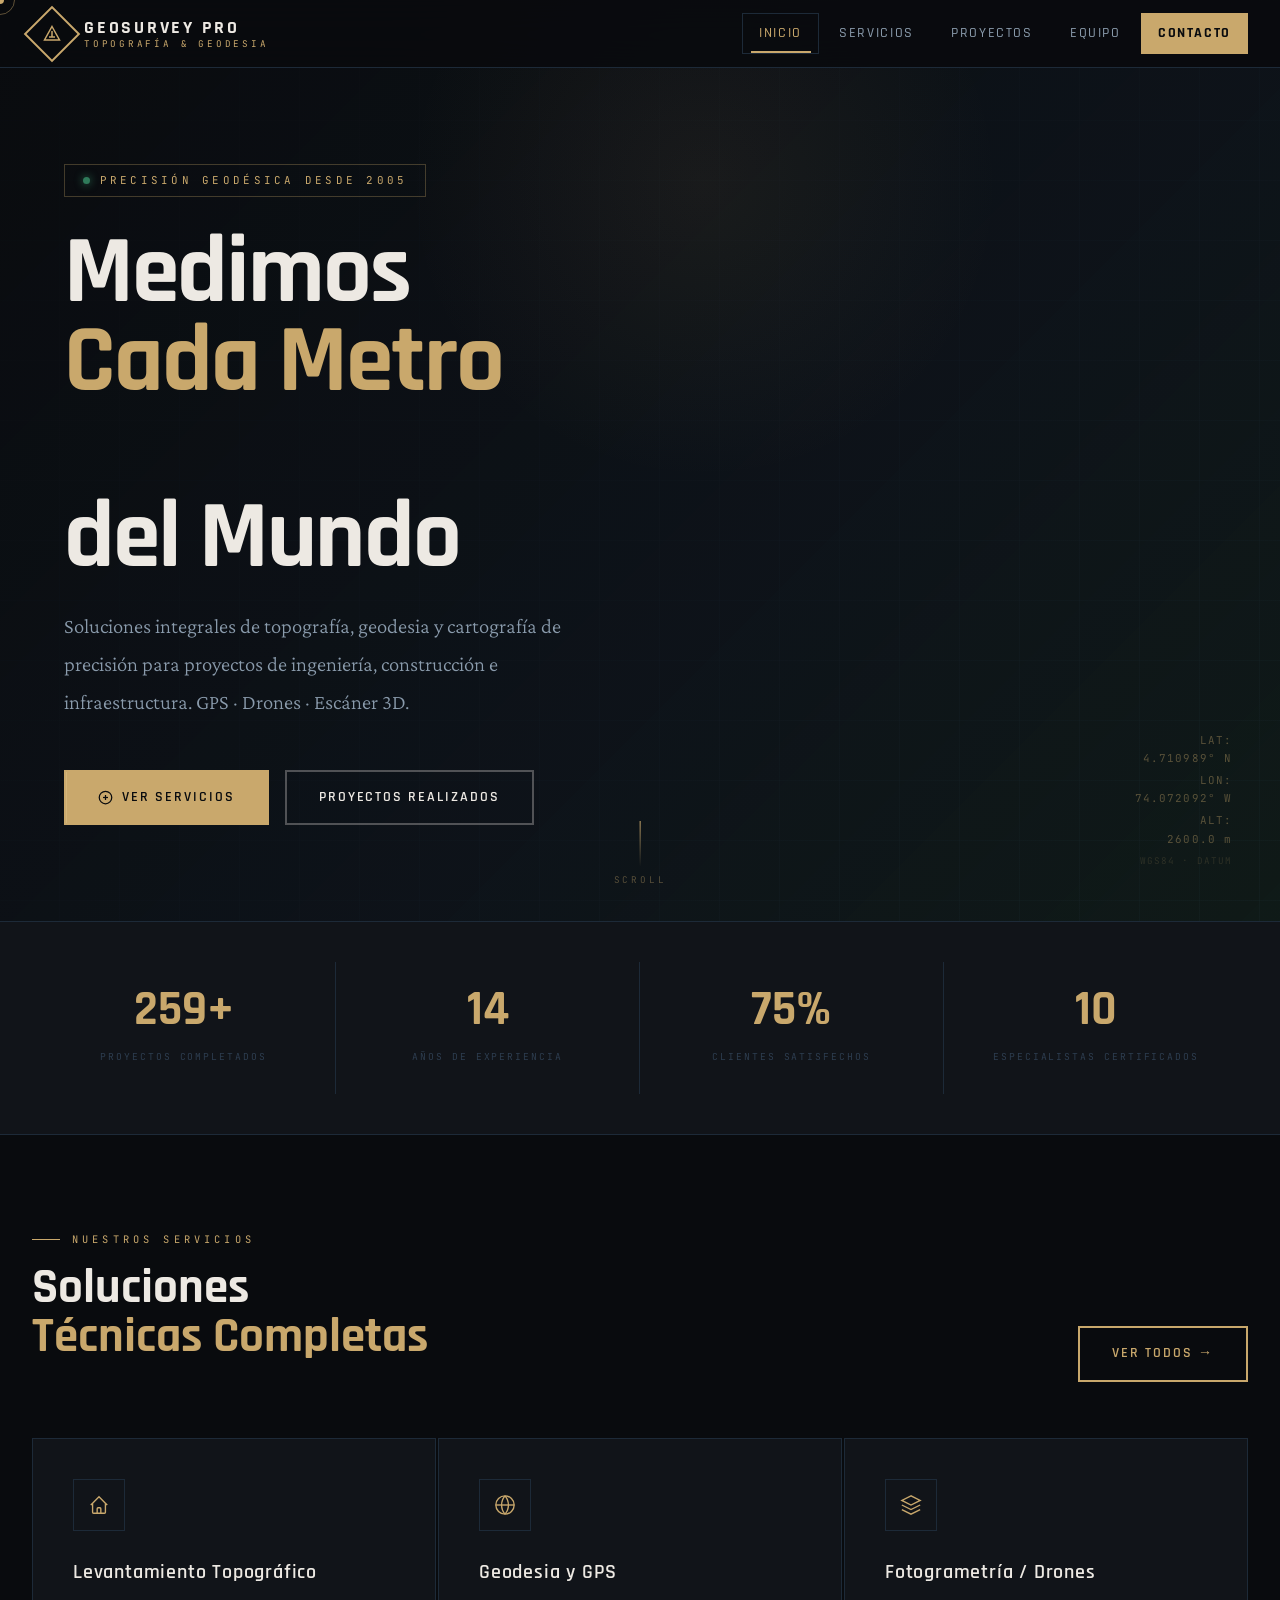
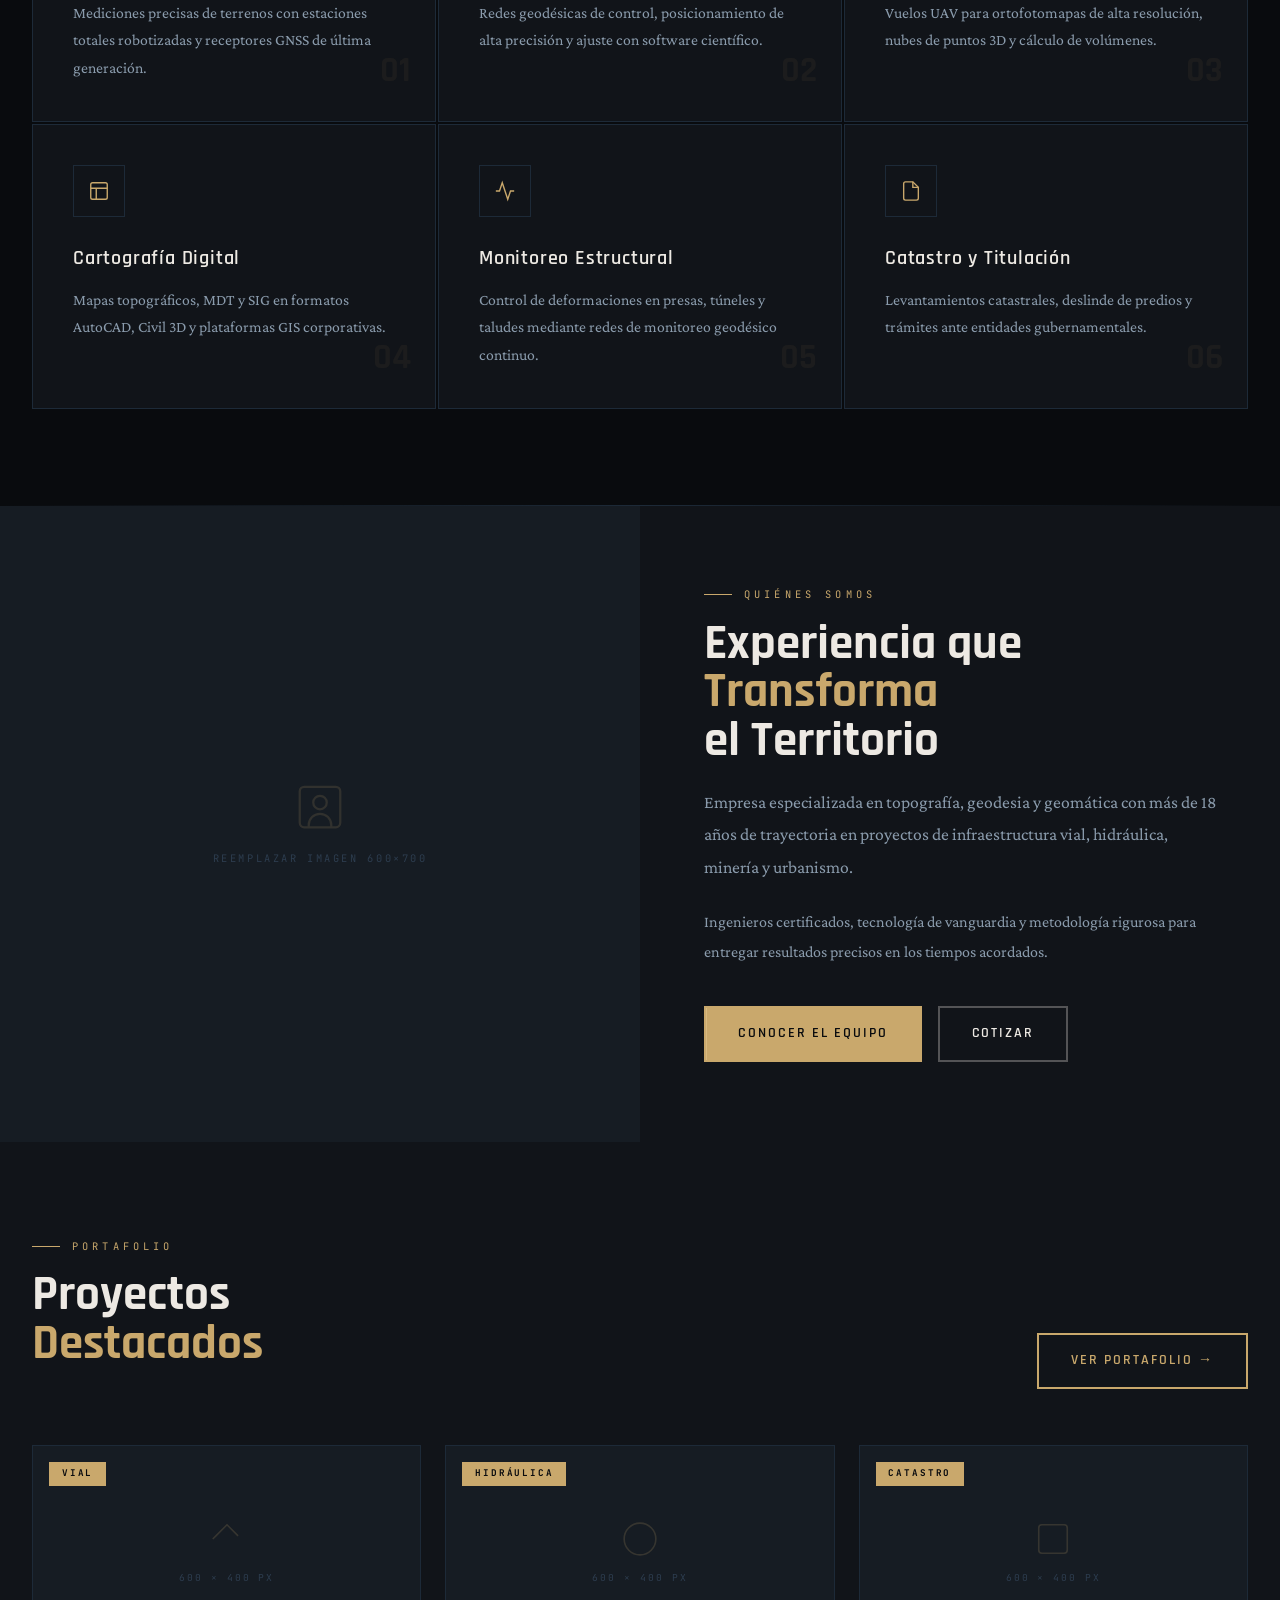
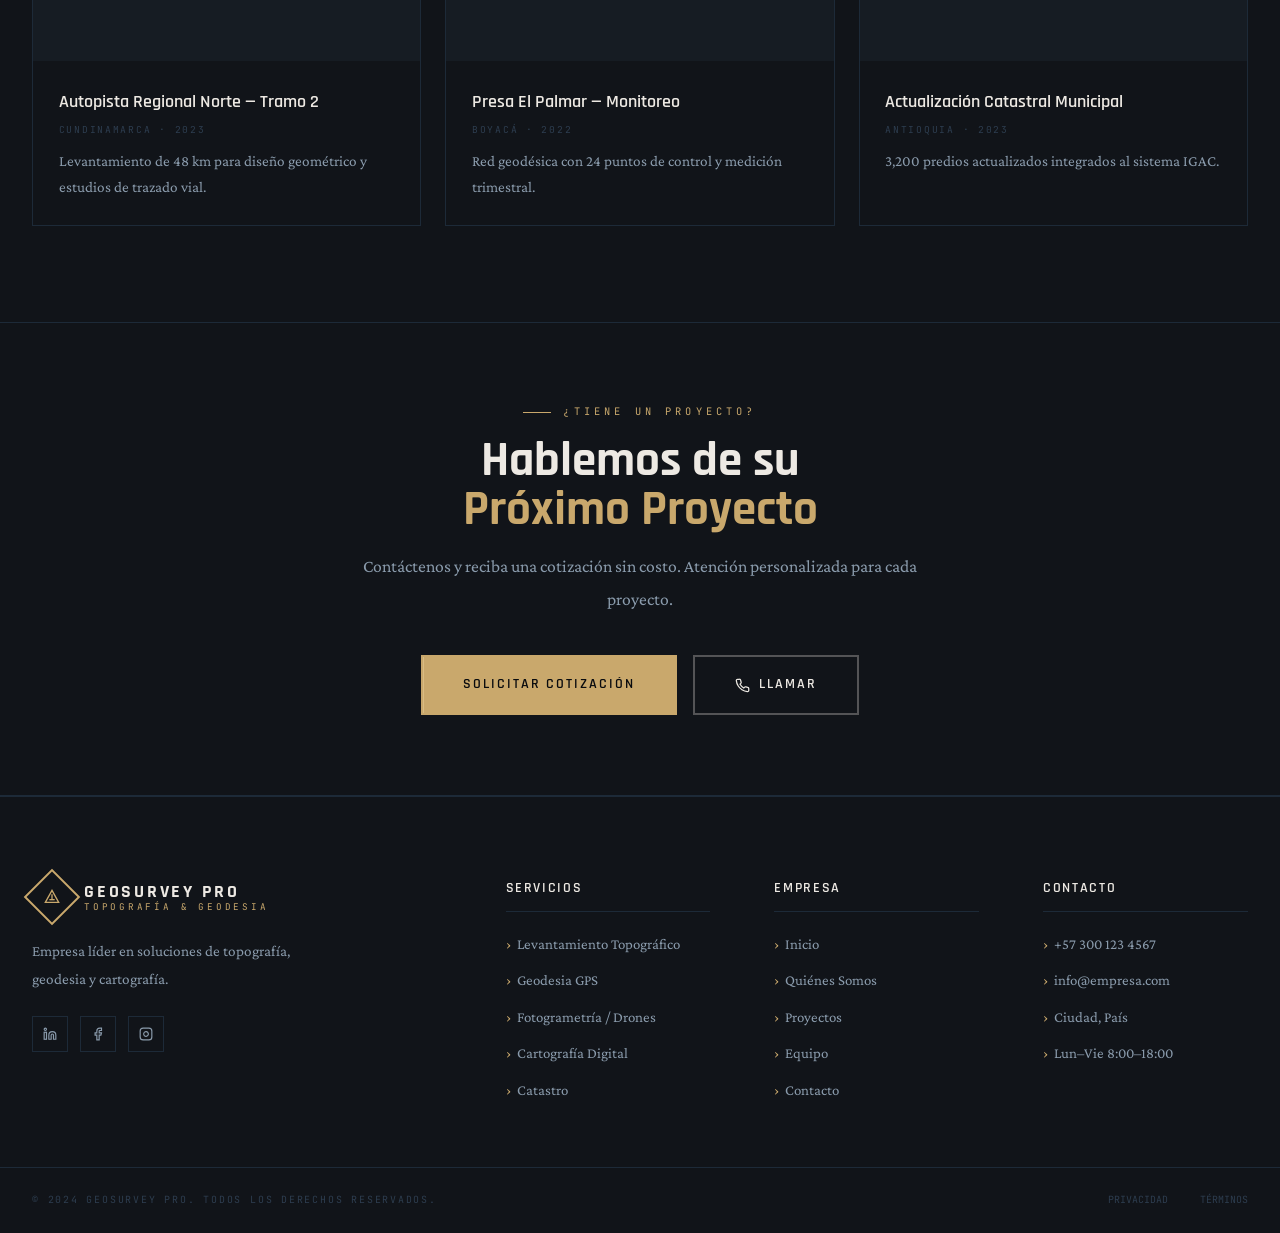
<file: index.html>
<!DOCTYPE html>
<html lang="es">
<head>
  <meta charset="UTF-8">
  <meta name="viewport" content="width=device-width, initial-scale=1.0">
  <title>GeoSurvey Pro — Topografía & Geodesia</title><!-- ★ CAMBIAR nombre empresa -->
  <link rel="stylesheet" href="css/styles.css">
</head>
<body>

<!-- Cursor -->
<div class="cur" id="cur"></div>
<div class="cur-ring" id="curRing"></div>

<!-- ════ NAVEGACIÓN ════ -->
<nav id="nav">
  <div class="nav-inner">
    <a href="index.html" class="logo">
      <div class="logo-diamond">
        <svg width="18" height="18" viewBox="0 0 24 24" fill="none" stroke="#c9a86c" stroke-width="2">
          <polygon points="12 2 22 20 2 20"/>
          <line x1="12" y1="8" x2="12" y2="16"/>
          <line x1="8" y1="16" x2="16" y2="16"/>
        </svg>
      </div>
      <div class="logo-words">
        <div class="logo-name">GeoSurvey Pro</div><!-- ★ CAMBIAR -->
        <div class="logo-tag">Topografía & Geodesia</div>
      </div>
    </a>
    <div class="nav-links" id="navLinks">
      <a href="index.html" class="active">Inicio</a>
      <a href="servicios.html">Servicios</a>
      <a href="proyectos.html">Proyectos</a>
      <a href="equipo.html">Equipo</a>
      <a href="contacto.html" class="nav-cta">Contacto</a>
    </div>
    <button class="ham" id="ham" aria-label="Menú">
      <span></span><span></span><span></span>
    </button>
  </div>
</nav>

<!-- ════ HERO ════ -->
<section class="hero">
  <div class="hero-bg"></div>
  <div class="hero-glow"></div>
  <div class="hero-content">
    <div class="hero-badge">
      <span class="dot"></span>
      Precisión Geodésica Desde 2005<!-- ★ CAMBIAR -->
    </div>
    <h1 class="hero-h1">
      Medimos<br>
      <em>Cada Metro</em><br>
      del Mundo<!-- ★ CAMBIAR -->
    </h1>
    <p class="hero-sub">
      <!-- ★ CAMBIAR: descripción de su empresa -->
      Soluciones integrales de topografía, geodesia y cartografía de precisión para proyectos de ingeniería, construcción e infraestructura. GPS · Drones · Escáner 3D.
    </p>
    <div class="hero-btns">
      <a href="servicios.html" class="btn btn-gold">
        <svg width="15" height="15" viewBox="0 0 24 24" fill="none" stroke="currentColor" stroke-width="2"><circle cx="12" cy="12" r="10"/><line x1="12" y1="8" x2="12" y2="16"/><line x1="8" y1="12" x2="16" y2="12"/></svg>
        Ver Servicios
      </a>
      <a href="proyectos.html" class="btn btn-ghost">Proyectos Realizados</a>
    </div>
  </div>
  <div class="hero-coords">
    <!-- ★ CAMBIAR: coordenadas de su ciudad -->
    <span>LAT: <span id="hLat">4.710989° N</span></span>
    <span>LON: <span id="hLon">74.072092° W</span></span>
    <span>ALT: <span id="hAlt">2600.0 m</span></span>
    <span style="margin-top:6px;opacity:.4;font-size:.58rem">WGS84 · DATUM</span>
  </div>
  <div class="scroll-hint">
    <div class="scroll-line"></div>
    <span>Scroll</span>
  </div>
</section>

<!-- ════ STATS ════ -->
<div class="stats">
  <div class="stats-grid">
    <!-- ★ CAMBIAR data-t con sus números reales, data-s es el sufijo (+, %, etc.) -->
    <div class="stat reveal"><span class="stat-n" data-t="320" data-s="+">0</span><span class="stat-l">Proyectos Completados</span></div>
    <div class="stat reveal d1"><span class="stat-n" data-t="18" data-s="">0</span><span class="stat-l">Años de Experiencia</span></div>
    <div class="stat reveal d2"><span class="stat-n" data-t="95" data-s="%">0</span><span class="stat-l">Clientes Satisfechos</span></div>
    <div class="stat reveal d3"><span class="stat-n" data-t="12" data-s="">0</span><span class="stat-l">Especialistas Certificados</span></div>
  </div>
</div>

<!-- ════ SERVICIOS ════ -->
<section style="background:var(--bg)">
  <div class="wrap">
    <div style="display:flex;justify-content:space-between;align-items:flex-end;flex-wrap:wrap;gap:1.5rem">
      <div>
        <div class="label reveal">Nuestros Servicios</div>
        <h2 class="h2 reveal">Soluciones<br><em>Técnicas Completas</em></h2>
      </div>
      <a href="servicios.html" class="btn btn-outline-gold reveal">Ver todos →</a>
    </div>
    <div class="srv-grid">
      <!-- ★ CAMBIAR: título y descripción de cada servicio -->
      <div class="srv-card reveal">
        <div class="srv-icon"><svg width="22" height="22" viewBox="0 0 24 24" fill="none" stroke="currentColor" stroke-width="1.5"><path d="M3 12l2-2m0 0l7-7 7 7M5 10v10a1 1 0 001 1h3m10-11l2 2m-2-2v10a1 1 0 01-1 1h-3m-6 0a1 1 0 001-1v-4a1 1 0 011-1h2a1 1 0 011 1v4a1 1 0 001 1m-6 0h6"/></svg></div>
        <h3 class="srv-title">Levantamiento Topográfico</h3>
        <p class="srv-desc">Mediciones precisas de terrenos con estaciones totales robotizadas y receptores GNSS de última generación.</p>
        <span class="srv-num">01</span>
      </div>
      <div class="srv-card reveal d1">
        <div class="srv-icon"><svg width="22" height="22" viewBox="0 0 24 24" fill="none" stroke="currentColor" stroke-width="1.5"><circle cx="12" cy="12" r="10"/><line x1="2" y1="12" x2="22" y2="12"/><path d="M12 2a15.3 15.3 0 010 20M12 2a15.3 15.3 0 000 20"/></svg></div>
        <h3 class="srv-title">Geodesia y GPS</h3>
        <p class="srv-desc">Redes geodésicas de control, posicionamiento de alta precisión y ajuste con software científico.</p>
        <span class="srv-num">02</span>
      </div>
      <div class="srv-card reveal d2">
        <div class="srv-icon"><svg width="22" height="22" viewBox="0 0 24 24" fill="none" stroke="currentColor" stroke-width="1.5"><path d="M12 2L2 7l10 5 10-5-10-5z"/><path d="M2 17l10 5 10-5"/><path d="M2 12l10 5 10-5"/></svg></div>
        <h3 class="srv-title">Fotogrametría / Drones</h3>
        <p class="srv-desc">Vuelos UAV para ortofotomapas de alta resolución, nubes de puntos 3D y cálculo de volúmenes.</p>
        <span class="srv-num">03</span>
      </div>
      <div class="srv-card reveal">
        <div class="srv-icon"><svg width="22" height="22" viewBox="0 0 24 24" fill="none" stroke="currentColor" stroke-width="1.5"><rect x="3" y="3" width="18" height="18" rx="2"/><path d="M3 9h18M9 21V9"/></svg></div>
        <h3 class="srv-title">Cartografía Digital</h3>
        <p class="srv-desc">Mapas topográficos, MDT y SIG en formatos AutoCAD, Civil 3D y plataformas GIS corporativas.</p>
        <span class="srv-num">04</span>
      </div>
      <div class="srv-card reveal d1">
        <div class="srv-icon"><svg width="22" height="22" viewBox="0 0 24 24" fill="none" stroke="currentColor" stroke-width="1.5"><polyline points="22 12 18 12 15 21 9 3 6 12 2 12"/></svg></div>
        <h3 class="srv-title">Monitoreo Estructural</h3>
        <p class="srv-desc">Control de deformaciones en presas, túneles y taludes mediante redes de monitoreo geodésico continuo.</p>
        <span class="srv-num">05</span>
      </div>
      <div class="srv-card reveal d2">
        <div class="srv-icon"><svg width="22" height="22" viewBox="0 0 24 24" fill="none" stroke="currentColor" stroke-width="1.5"><path d="M14 2H6a2 2 0 00-2 2v16a2 2 0 002 2h12a2 2 0 002-2V8z"/><polyline points="14 2 14 8 20 8"/></svg></div>
        <h3 class="srv-title">Catastro y Titulación</h3>
        <p class="srv-desc">Levantamientos catastrales, deslinde de predios y trámites ante entidades gubernamentales.</p>
        <span class="srv-num">06</span>
      </div>
    </div>
  </div>
</section>

<div class="divider"></div>

<!-- ════ QUIÉNES SOMOS ════ -->
<div class="split">
  <div class="split-img">
    <!--
      ★ PARA AGREGAR IMAGEN: quita el svg y el span, pon:
      <img src="images/campo.jpg" alt="Trabajo en campo">
    -->
    <svg width="54" height="54" viewBox="0 0 24 24" fill="none" stroke="#c9a86c" stroke-width="1"><rect x="3" y="3" width="18" height="18" rx="2"/><circle cx="12" cy="10" r="3"/><path d="M7 21v-1a5 5 0 0110 0v1"/></svg>
    <span class="split-img-label">Reemplazar imagen 600×700</span>
  </div>
  <div class="split-content reveal">
    <div class="label">Quiénes Somos</div>
    <h2 class="h2">Experiencia que<br><em>Transforma</em><br>el Territorio</h2>
    <p class="p-lead" style="margin-bottom:1.5rem">
      <!-- ★ CAMBIAR: descripción de su empresa -->
      Empresa especializada en topografía, geodesia y geomática con más de 18 años de trayectoria en proyectos de infraestructura vial, hidráulica, minería y urbanismo.
    </p>
    <p style="font-size:1rem;color:var(--text2);margin-bottom:2.5rem;line-height:1.85">
      Ingenieros certificados, tecnología de vanguardia y metodología rigurosa para entregar resultados precisos en los tiempos acordados.
    </p>
    <div style="display:flex;gap:1rem;flex-wrap:wrap">
      <a href="equipo.html" class="btn btn-gold">Conocer el Equipo</a>
      <a href="contacto.html" class="btn btn-ghost">Cotizar</a>
    </div>
  </div>
</div>

<!-- ════ PROYECTOS DESTACADOS ════ -->
<section style="background:var(--surface)">
  <div class="wrap">
    <div style="display:flex;justify-content:space-between;align-items:flex-end;flex-wrap:wrap;gap:1.5rem">
      <div>
        <div class="label reveal">Portafolio</div>
        <h2 class="h2 reveal">Proyectos<br><em>Destacados</em></h2>
      </div>
      <a href="proyectos.html" class="btn btn-outline-gold reveal">Ver portafolio →</a>
    </div>
    <div class="proj-grid">
      <!-- ★ CAMBIAR: nombre, lugar, año y descripción de sus proyectos -->
      <div class="proj-card reveal">
        <div class="proj-img">
          <!-- ★ Para imagen real: <img src="images/proyecto-1.jpg" alt="..."> -->
          <svg width="38" height="38" viewBox="0 0 24 24" fill="none" stroke="#c9a86c" stroke-width="1"><path d="M3 12l2-2m0 0l7-7 7 7"/></svg>
          <span class="proj-img-lbl">600 × 400 px</span>
          <span class="proj-tag">Vial</span>
        </div>
        <div class="proj-body">
          <h3 class="proj-title">Autopista Regional Norte — Tramo 2</h3>
          <p class="proj-meta">Cundinamarca · 2023</p>
          <p class="proj-desc">Levantamiento de 48 km para diseño geométrico y estudios de trazado vial.</p>
        </div>
      </div>
      <div class="proj-card reveal d1">
        <div class="proj-img">
          <svg width="38" height="38" viewBox="0 0 24 24" fill="none" stroke="#c9a86c" stroke-width="1"><circle cx="12" cy="12" r="10"/></svg>
          <span class="proj-img-lbl">600 × 400 px</span>
          <span class="proj-tag">Hidráulica</span>
        </div>
        <div class="proj-body">
          <h3 class="proj-title">Presa El Palmar — Monitoreo</h3>
          <p class="proj-meta">Boyacá · 2022</p>
          <p class="proj-desc">Red geodésica con 24 puntos de control y medición trimestral.</p>
        </div>
      </div>
      <div class="proj-card reveal d2">
        <div class="proj-img">
          <svg width="38" height="38" viewBox="0 0 24 24" fill="none" stroke="#c9a86c" stroke-width="1"><rect x="3" y="3" width="18" height="18" rx="2"/></svg>
          <span class="proj-img-lbl">600 × 400 px</span>
          <span class="proj-tag">Catastro</span>
        </div>
        <div class="proj-body">
          <h3 class="proj-title">Actualización Catastral Municipal</h3>
          <p class="proj-meta">Antioquia · 2023</p>
          <p class="proj-desc">3,200 predios actualizados integrados al sistema IGAC.</p>
        </div>
      </div>
    </div>
  </div>
</section>

<!-- ════ CTA ════ -->
<section class="cta-band">
  <div class="wrap-sm reveal">
    <div class="label" style="justify-content:center">¿Tiene un Proyecto?</div>
    <h2 class="h2" style="text-align:center;margin-bottom:1rem">Hablemos de su<br><em>Próximo Proyecto</em></h2>
    <p class="p-lead" style="text-align:center;margin:0 auto 2.5rem">
      Contáctenos y reciba una cotización sin costo. Atención personalizada para cada proyecto.<!-- ★ CAMBIAR -->
    </p>
    <div style="display:flex;justify-content:center;gap:1rem;flex-wrap:wrap">
      <a href="contacto.html" class="btn btn-gold" style="padding:1rem 2.5rem">Solicitar Cotización</a>
      <a href="tel:+573001234567" class="btn btn-ghost" style="padding:1rem 2.5rem"><!-- ★ CAMBIAR teléfono -->
        <svg width="15" height="15" viewBox="0 0 24 24" fill="none" stroke="currentColor" stroke-width="2"><path d="M22 16.92v3a2 2 0 01-2.18 2 19.79 19.79 0 01-8.63-3.07 19.5 19.5 0 01-6-6A19.79 19.79 0 012.12 4.18 2 2 0 014.11 2h3a2 2 0 012 1.72c.127.96.361 1.903.7 2.81a2 2 0 01-.45 2.11L8.09 9.91a16 16 0 006 6l1.27-1.27a2 2 0 012.11-.45c.907.339 1.85.573 2.81.7A2 2 0 0122 16.92z"/></svg>
        Llamar
      </a>
    </div>
  </div>
</section>

<!-- ════ FOOTER ════ -->
<footer>
  <div class="foot-grid">
    <div class="foot-brand">
      <a href="index.html" class="logo">
        <div class="logo-diamond"><svg width="16" height="16" viewBox="0 0 24 24" fill="none" stroke="#c9a86c" stroke-width="2"><polygon points="12 2 22 20 2 20"/><line x1="12" y1="8" x2="12" y2="16"/><line x1="8" y1="16" x2="16" y2="16"/></svg></div>
        <div class="logo-words">
          <div class="logo-name">GeoSurvey Pro</div><!-- ★ CAMBIAR -->
          <div class="logo-tag">Topografía & Geodesia</div>
        </div>
      </a>
      <p>Empresa líder en soluciones de topografía, geodesia y cartografía.</p><!-- ★ CAMBIAR -->
      <div class="foot-socials">
        <!-- ★ CAMBIAR: links reales a sus redes sociales -->
        <a href="#" class="soc" aria-label="LinkedIn"><svg width="14" height="14" viewBox="0 0 24 24" fill="none" stroke="currentColor" stroke-width="2"><path d="M16 8a6 6 0 016 6v7h-4v-7a2 2 0 00-2-2 2 2 0 00-2 2v7h-4v-7a6 6 0 016-6z"/><rect x="2" y="9" width="4" height="12"/><circle cx="4" cy="4" r="2"/></svg></a>
        <a href="#" class="soc" aria-label="Facebook"><svg width="14" height="14" viewBox="0 0 24 24" fill="none" stroke="currentColor" stroke-width="2"><path d="M18 2h-3a5 5 0 00-5 5v3H7v4h3v8h4v-8h3l1-4h-4V7a1 1 0 011-1h3z"/></svg></a>
        <a href="#" class="soc" aria-label="Instagram"><svg width="14" height="14" viewBox="0 0 24 24" fill="none" stroke="currentColor" stroke-width="2"><rect x="2" y="2" width="20" height="20" rx="5"/><path d="M16 11.37A4 4 0 1112.63 8 4 4 0 0116 11.37z"/><line x1="17.5" y1="6.5" x2="17.51" y2="6.5"/></svg></a>
      </div>
    </div>
    <div class="foot-col">
      <h4>Servicios</h4>
      <div class="foot-links">
        <a href="servicios.html">Levantamiento Topográfico</a>
        <a href="servicios.html">Geodesia GPS</a>
        <a href="servicios.html">Fotogrametría / Drones</a>
        <a href="servicios.html">Cartografía Digital</a>
        <a href="servicios.html">Catastro</a>
      </div>
    </div>
    <div class="foot-col">
      <h4>Empresa</h4>
      <div class="foot-links">
        <a href="index.html">Inicio</a>
        <a href="equipo.html">Quiénes Somos</a>
        <a href="proyectos.html">Proyectos</a>
        <a href="equipo.html">Equipo</a>
        <a href="contacto.html">Contacto</a>
      </div>
    </div>
    <div class="foot-col">
      <h4>Contacto</h4>
      <div class="foot-links">
        <!-- ★ CAMBIAR: datos reales -->
        <a href="tel:+573001234567">+57 300 123 4567</a>
        <a href="mailto:info@empresa.com">info@empresa.com</a>
        <a href="#">Ciudad, País</a>
        <a href="#">Lun–Vie 8:00–18:00</a>
      </div>
    </div>
  </div>
  <div class="foot-bottom">
    <span class="foot-copy">© 2024 GeoSurvey Pro. Todos los derechos reservados.</span><!-- ★ CAMBIAR -->
    <div class="foot-legal">
      <a href="#">Privacidad</a>
      <a href="#">Términos</a>
    </div>
  </div>
</footer>

<script src="js/main.js"></script>
</body>
</html>
</file>
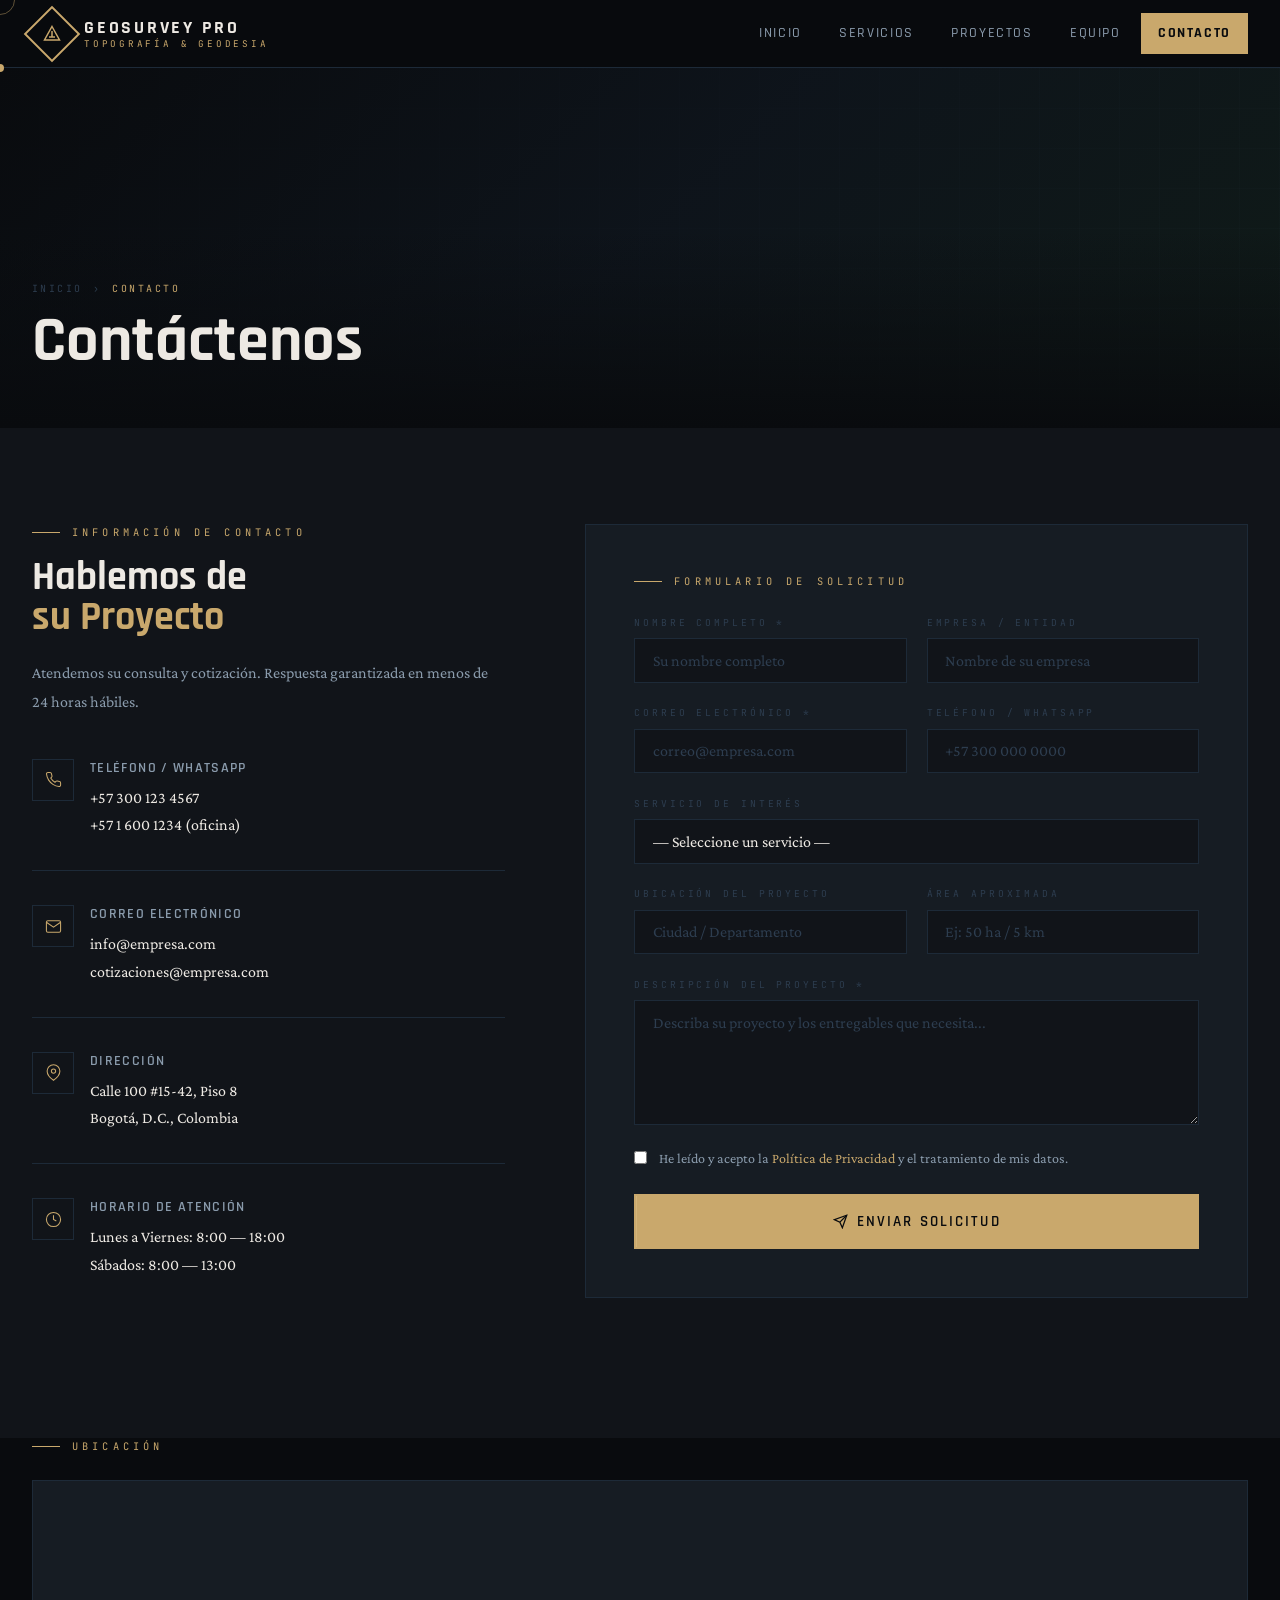
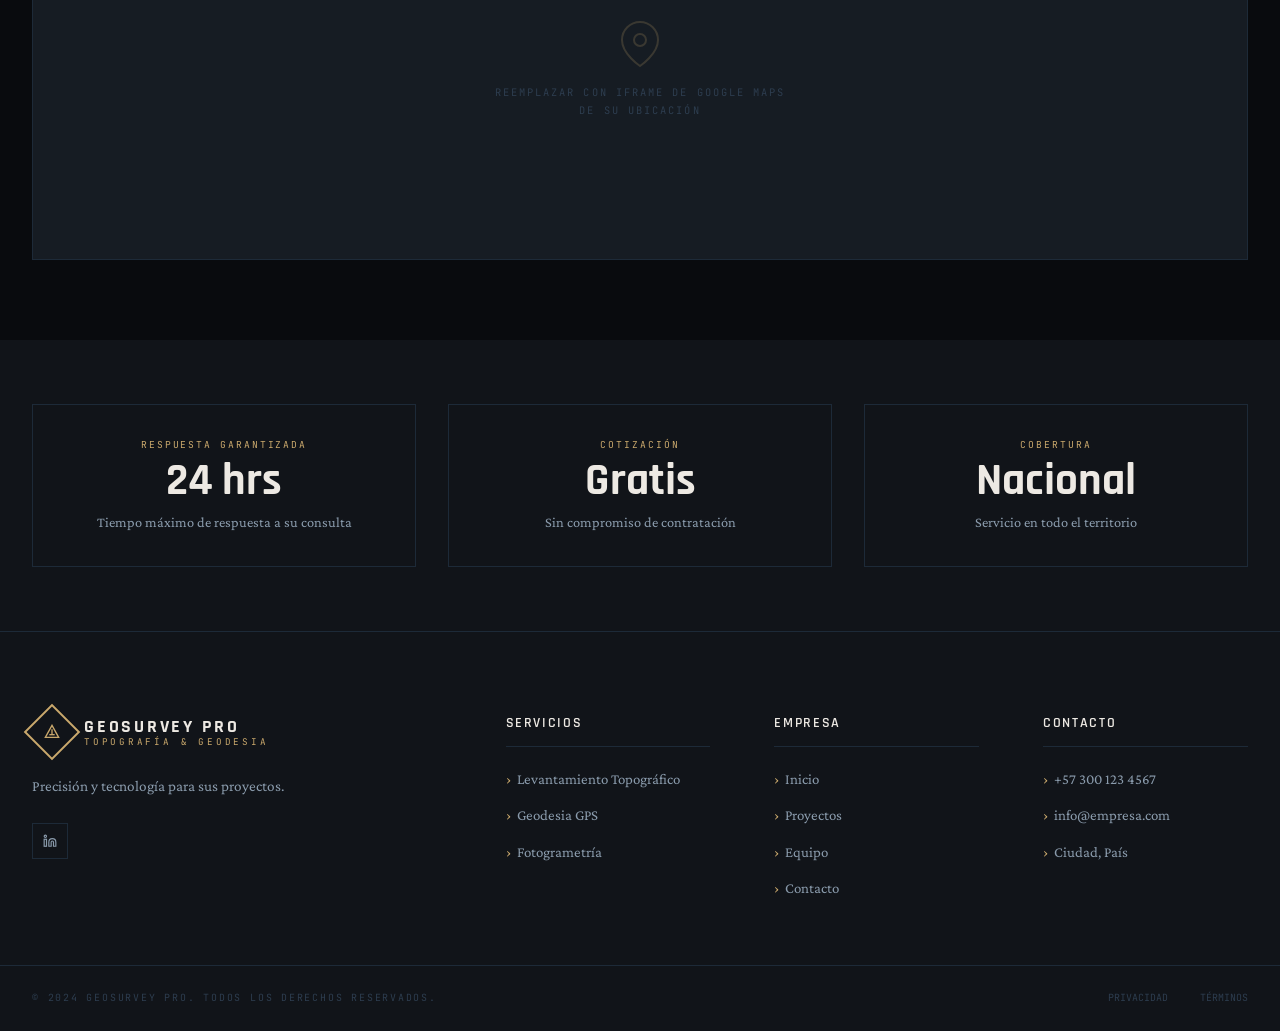
<file: contacto.html>
<!DOCTYPE html>
<html lang="es">
<head>
  <meta charset="UTF-8">
  <meta name="viewport" content="width=device-width, initial-scale=1.0">
  <title>Contacto — GeoSurvey Pro</title><!-- ★ CAMBIAR -->
  <link rel="stylesheet" href="css/styles.css">
</head>
<body>
<div class="cur" id="cur"></div>
<div class="cur-ring" id="curRing"></div>

<nav id="nav">
  <div class="nav-inner">
    <a href="index.html" class="logo">
      <div class="logo-diamond"><svg width="18" height="18" viewBox="0 0 24 24" fill="none" stroke="#c9a86c" stroke-width="2"><polygon points="12 2 22 20 2 20"/><line x1="12" y1="8" x2="12" y2="16"/><line x1="8" y1="16" x2="16" y2="16"/></svg></div>
      <div class="logo-words"><div class="logo-name">GeoSurvey Pro</div><div class="logo-tag">Topografía & Geodesia</div></div><!-- ★ CAMBIAR -->
    </a>
    <div class="nav-links" id="navLinks">
      <a href="index.html">Inicio</a>
      <a href="servicios.html">Servicios</a>
      <a href="proyectos.html">Proyectos</a>
      <a href="equipo.html">Equipo</a>
      <a href="contacto.html" class="nav-cta active">Contacto</a>
    </div>
    <button class="ham" id="ham"><span></span><span></span><span></span></button>
  </div>
</nav>

<div class="banner">
  <div class="banner-bg"></div>
  <div class="banner-overlay"></div>
  <div class="banner-content">
    <div class="breadcrumb"><a href="index.html">Inicio</a> › <span>Contacto</span></div>
    <h1 class="banner-title">Contáctenos</h1>
  </div>
</div>

<!-- CONTACTO PRINCIPAL -->
<section style="background:var(--surface)">
  <div class="wrap">
    <div class="contact-grid">

      <!-- INFO DE CONTACTO -->
      <div>
        <div class="label reveal">Información de Contacto</div>
        <h2 class="h2 reveal" style="font-size:2.5rem">Hablemos de<br><em>su Proyecto</em></h2>
        <p class="reveal" style="color:var(--text2);font-size:1rem;line-height:1.85;margin-bottom:2.5rem">
          Atendemos su consulta y cotización. Respuesta garantizada en menos de 24 horas hábiles.<!-- ★ CAMBIAR -->
        </p>

        <!-- ★ CAMBIAR: todos los datos reales de contacto -->
        <div class="c-detail reveal">
          <div class="c-ico"><svg width="17" height="17" viewBox="0 0 24 24" fill="none" stroke="currentColor" stroke-width="1.5"><path d="M22 16.92v3a2 2 0 01-2.18 2 19.79 19.79 0 01-8.63-3.07 19.5 19.5 0 01-6-6A19.79 19.79 0 012.12 4.18 2 2 0 014.11 2h3a2 2 0 012 1.72c.127.96.361 1.903.7 2.81a2 2 0 01-.45 2.11L8.09 9.91a16 16 0 006 6l1.27-1.27a2 2 0 012.11-.45c.907.339 1.85.573 2.81.7A2 2 0 0122 16.92z"/></svg></div>
          <div>
            <h4>Teléfono / WhatsApp</h4>
            <p><a href="tel:+573001234567">+57 300 123 4567</a></p>
            <p><a href="tel:+5716001234">+57 1 600 1234</a> (oficina)</p>
          </div>
        </div>

        <div class="c-detail reveal">
          <div class="c-ico"><svg width="17" height="17" viewBox="0 0 24 24" fill="none" stroke="currentColor" stroke-width="1.5"><path d="M4 4h16c1.1 0 2 .9 2 2v12c0 1.1-.9 2-2 2H4c-1.1 0-2-.9-2-2V6c0-1.1.9-2 2-2z"/><polyline points="22,6 12,13 2,6"/></svg></div>
          <div>
            <h4>Correo Electrónico</h4>
            <p><a href="mailto:info@empresa.com">info@empresa.com</a></p>
            <p><a href="mailto:cotizaciones@empresa.com">cotizaciones@empresa.com</a></p>
          </div>
        </div>

        <div class="c-detail reveal">
          <div class="c-ico"><svg width="17" height="17" viewBox="0 0 24 24" fill="none" stroke="currentColor" stroke-width="1.5"><path d="M21 10c0 7-9 13-9 13s-9-6-9-13a9 9 0 0118 0z"/><circle cx="12" cy="10" r="3"/></svg></div>
          <div>
            <h4>Dirección</h4>
            <p>Calle 100 #15-42, Piso 8</p><!-- ★ CAMBIAR -->
            <p>Bogotá, D.C., Colombia</p>
          </div>
        </div>

        <div class="c-detail reveal">
          <div class="c-ico"><svg width="17" height="17" viewBox="0 0 24 24" fill="none" stroke="currentColor" stroke-width="1.5"><circle cx="12" cy="12" r="10"/><polyline points="12 6 12 12 16 14"/></svg></div>
          <div>
            <h4>Horario de Atención</h4>
            <p>Lunes a Viernes: 8:00 — 18:00</p><!-- ★ CAMBIAR -->
            <p>Sábados: 8:00 — 13:00</p>
          </div>
        </div>
      </div>

      <!-- FORMULARIO -->
      <div class="reveal">
        <div class="contact-form">
          <div class="label" style="margin-bottom:1.5rem">Formulario de Solicitud</div>
          <form id="contactForm" novalidate>
            <div class="form-row">
              <div class="form-group">
                <label class="form-label" for="nombre">Nombre Completo *</label>
                <input class="form-input" type="text" id="nombre" name="nombre" placeholder="Su nombre completo" required>
              </div>
              <div class="form-group">
                <label class="form-label" for="empresa">Empresa / Entidad</label>
                <input class="form-input" type="text" id="empresa" name="empresa" placeholder="Nombre de su empresa">
              </div>
            </div>
            <div class="form-row">
              <div class="form-group">
                <label class="form-label" for="email">Correo Electrónico *</label>
                <input class="form-input" type="email" id="email" name="email" placeholder="correo@empresa.com" required>
              </div>
              <div class="form-group">
                <label class="form-label" for="telefono">Teléfono / WhatsApp</label>
                <input class="form-input" type="tel" id="telefono" name="telefono" placeholder="+57 300 000 0000">
              </div>
            </div>
            <div class="form-group">
              <label class="form-label" for="servicio">Servicio de Interés</label>
              <select class="form-select" id="servicio" name="servicio">
                <option value="">— Seleccione un servicio —</option>
                <option>Levantamiento Topográfico</option>
                <option>Geodesia y GPS</option>
                <option>Fotogrametría / Drones</option>
                <option>Cartografía Digital y SIG</option>
                <option>Monitoreo Geodésico</option>
                <option>Catastro y Titulación</option>
                <option>Otro servicio</option>
              </select>
            </div>
            <div class="form-row">
              <div class="form-group">
                <label class="form-label" for="ubicacion">Ubicación del Proyecto</label>
                <input class="form-input" type="text" id="ubicacion" name="ubicacion" placeholder="Ciudad / Departamento">
              </div>
              <div class="form-group">
                <label class="form-label" for="area">Área Aproximada</label>
                <input class="form-input" type="text" id="area" name="area" placeholder="Ej: 50 ha / 5 km">
              </div>
            </div>
            <div class="form-group">
              <label class="form-label" for="mensaje">Descripción del Proyecto *</label>
              <textarea class="form-textarea" id="mensaje" name="mensaje" placeholder="Describa su proyecto y los entregables que necesita..." required></textarea>
            </div>
            <div class="form-group" style="margin-bottom:0">
              <label style="display:flex;align-items:flex-start;gap:.75rem;cursor:pointer">
                <input type="checkbox" id="privacidad" name="privacidad" style="margin-top:4px;accent-color:var(--gold)" required>
                <span style="font-size:.88rem;color:var(--text2);line-height:1.6">He leído y acepto la <a href="#" style="color:var(--gold)">Política de Privacidad</a> y el tratamiento de mis datos.</span>
              </label>
            </div>
            <button type="submit" class="btn btn-gold form-submit" style="margin-top:1.5rem">
              <svg width="15" height="15" viewBox="0 0 24 24" fill="none" stroke="currentColor" stroke-width="2"><line x1="22" y1="2" x2="11" y2="13"/><polygon points="22 2 15 22 11 13 2 9 22 2"/></svg>
              Enviar Solicitud
            </button>
            <div id="formResp" class="form-resp"></div>
          </form>
        </div>
      </div>

    </div>
  </div>
</section>

<!-- MAPA -->
<section style="background:var(--bg);padding-top:0;padding-bottom:5rem">
  <div class="wrap">
    <div class="label reveal">Ubicación</div>
    <div class="map-wrap reveal">
      <!--
        ★ PARA AGREGAR MAPA REAL:
        1. Ve a maps.google.com y busca tu dirección
        2. Clic en "Compartir" → "Insertar un mapa"
        3. Copia el <iframe> y reemplaza TODO este bloque
        4. Al iframe agrégale: style="width:100%;height:100%;border:none;filter:grayscale(1) invert(.85) hue-rotate(180deg)"
      -->
      <svg width="48" height="48" viewBox="0 0 24 24" fill="none" stroke="#c9a86c" stroke-width="1"><path d="M21 10c0 7-9 13-9 13s-9-6-9-13a9 9 0 0118 0z"/><circle cx="12" cy="10" r="3"/></svg>
      <span class="map-lbl">Reemplazar con iframe de Google Maps de su ubicación</span>
    </div>
  </div>
</section>

<!-- DATOS RÁPIDOS -->
<section style="background:var(--surface);padding:4rem 2rem">
  <div class="wrap">
    <div class="tiras">
      <!-- ★ CAMBIAR: sus promesas de servicio reales -->
      <div class="tira-blk reveal"><div class="tira-l">Respuesta Garantizada</div><div class="tira-n">24 hrs</div><p class="tira-d">Tiempo máximo de respuesta a su consulta</p></div>
      <div class="tira-blk reveal d1"><div class="tira-l">Cotización</div><div class="tira-n">Gratis</div><p class="tira-d">Sin compromiso de contratación</p></div>
      <div class="tira-blk reveal d2"><div class="tira-l">Cobertura</div><div class="tira-n">Nacional</div><p class="tira-d">Servicio en todo el territorio</p></div>
    </div>
  </div>
</section>

<!-- FOOTER -->
<footer>
  <div class="foot-grid">
    <div class="foot-brand">
      <a href="index.html" class="logo"><div class="logo-diamond"><svg width="16" height="16" viewBox="0 0 24 24" fill="none" stroke="#c9a86c" stroke-width="2"><polygon points="12 2 22 20 2 20"/><line x1="12" y1="8" x2="12" y2="16"/><line x1="8" y1="16" x2="16" y2="16"/></svg></div><div class="logo-words"><div class="logo-name">GeoSurvey Pro</div><div class="logo-tag">Topografía & Geodesia</div></div></a><!-- ★ CAMBIAR -->
      <p>Precisión y tecnología para sus proyectos.</p><!-- ★ CAMBIAR -->
      <div class="foot-socials"><a href="#" class="soc"><svg width="14" height="14" viewBox="0 0 24 24" fill="none" stroke="currentColor" stroke-width="2"><path d="M16 8a6 6 0 016 6v7h-4v-7a2 2 0 00-2-2 2 2 0 00-2 2v7h-4v-7a6 6 0 016-6z"/><rect x="2" y="9" width="4" height="12"/><circle cx="4" cy="4" r="2"/></svg></a></div>
    </div>
    <div class="foot-col"><h4>Servicios</h4><div class="foot-links"><a href="servicios.html">Levantamiento Topográfico</a><a href="servicios.html">Geodesia GPS</a><a href="servicios.html">Fotogrametría</a></div></div>
    <div class="foot-col"><h4>Empresa</h4><div class="foot-links"><a href="index.html">Inicio</a><a href="proyectos.html">Proyectos</a><a href="equipo.html">Equipo</a><a href="contacto.html">Contacto</a></div></div>
    <div class="foot-col"><h4>Contacto</h4><div class="foot-links"><a href="tel:+573001234567">+57 300 123 4567</a><!-- ★ CAMBIAR --><a href="mailto:info@empresa.com">info@empresa.com</a><!-- ★ CAMBIAR --><a href="#">Ciudad, País</a></div></div>
  </div>
  <div class="foot-bottom">
    <span class="foot-copy">© 2024 GeoSurvey Pro. Todos los derechos reservados.</span><!-- ★ CAMBIAR -->
    <div class="foot-legal"><a href="#">Privacidad</a><a href="#">Términos</a></div>
  </div>
</footer>

<script src="js/main.js"></script>
</body>
</html>
</file>
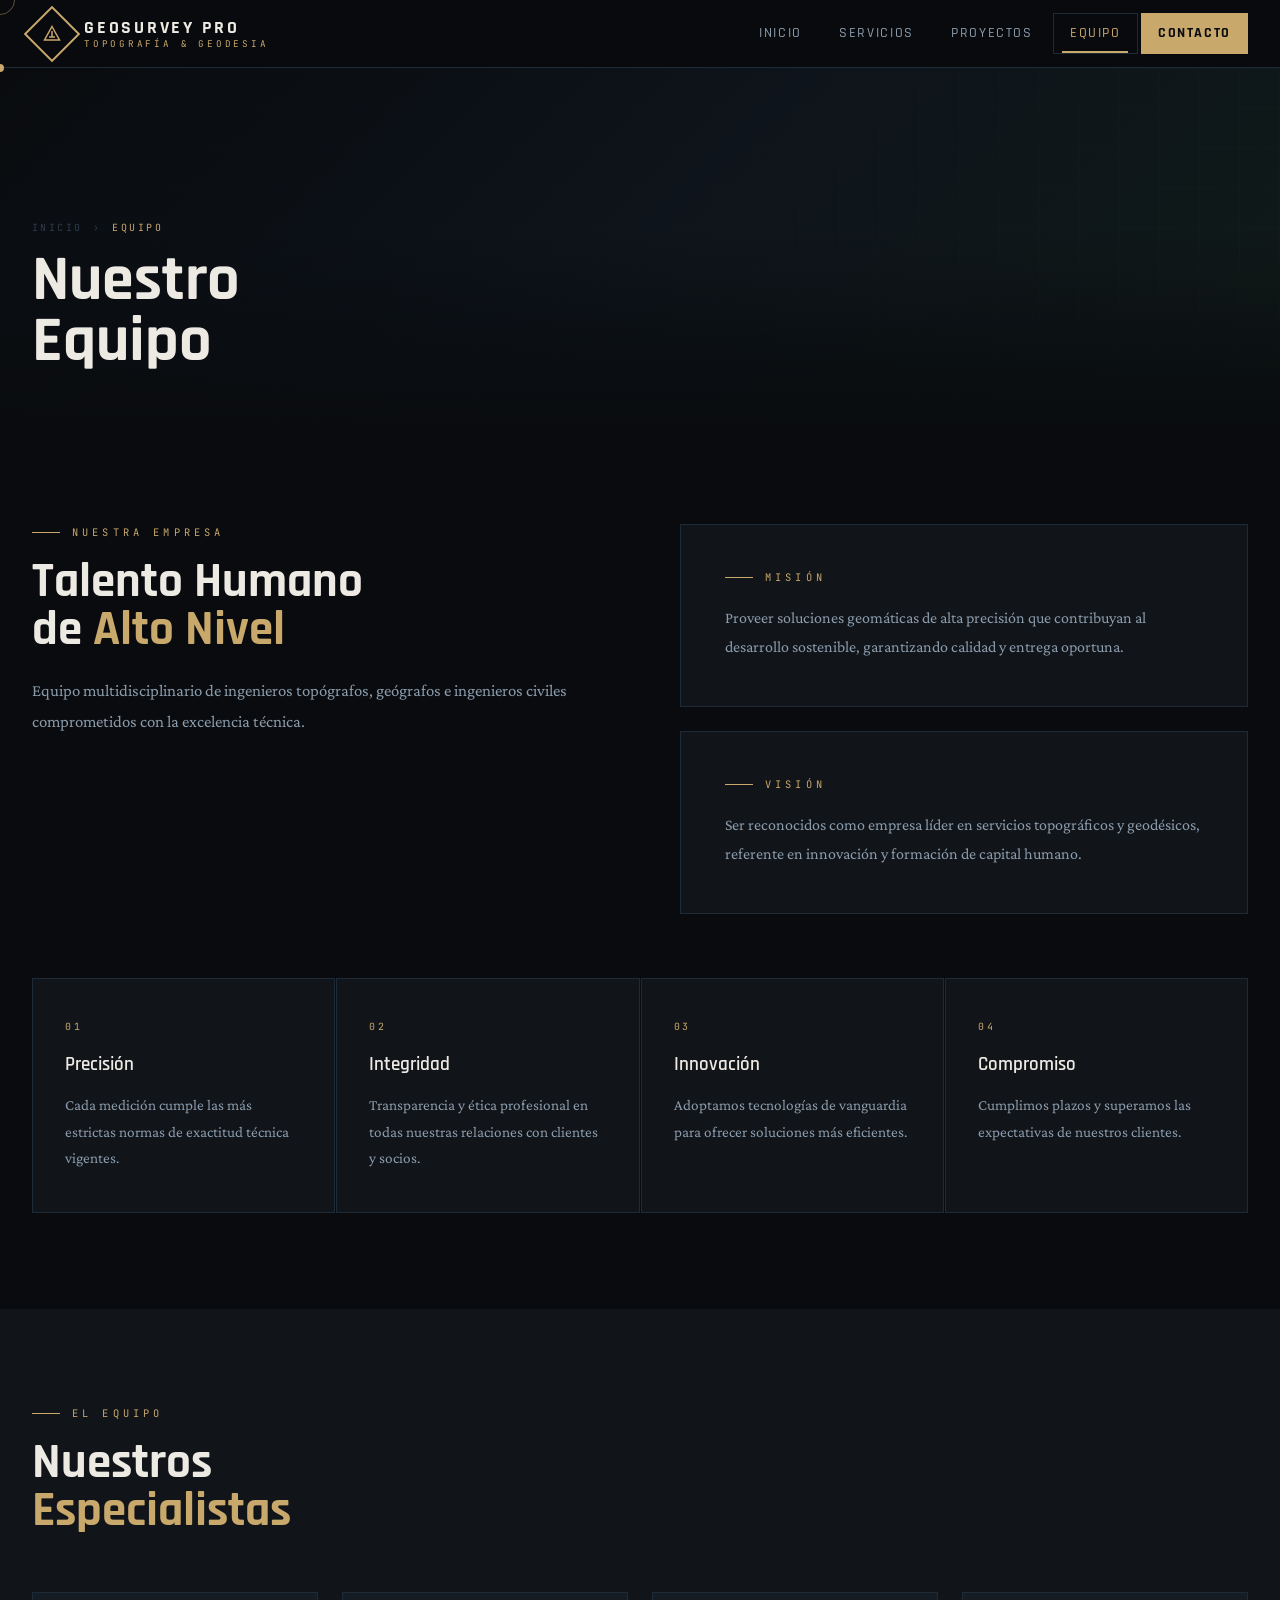
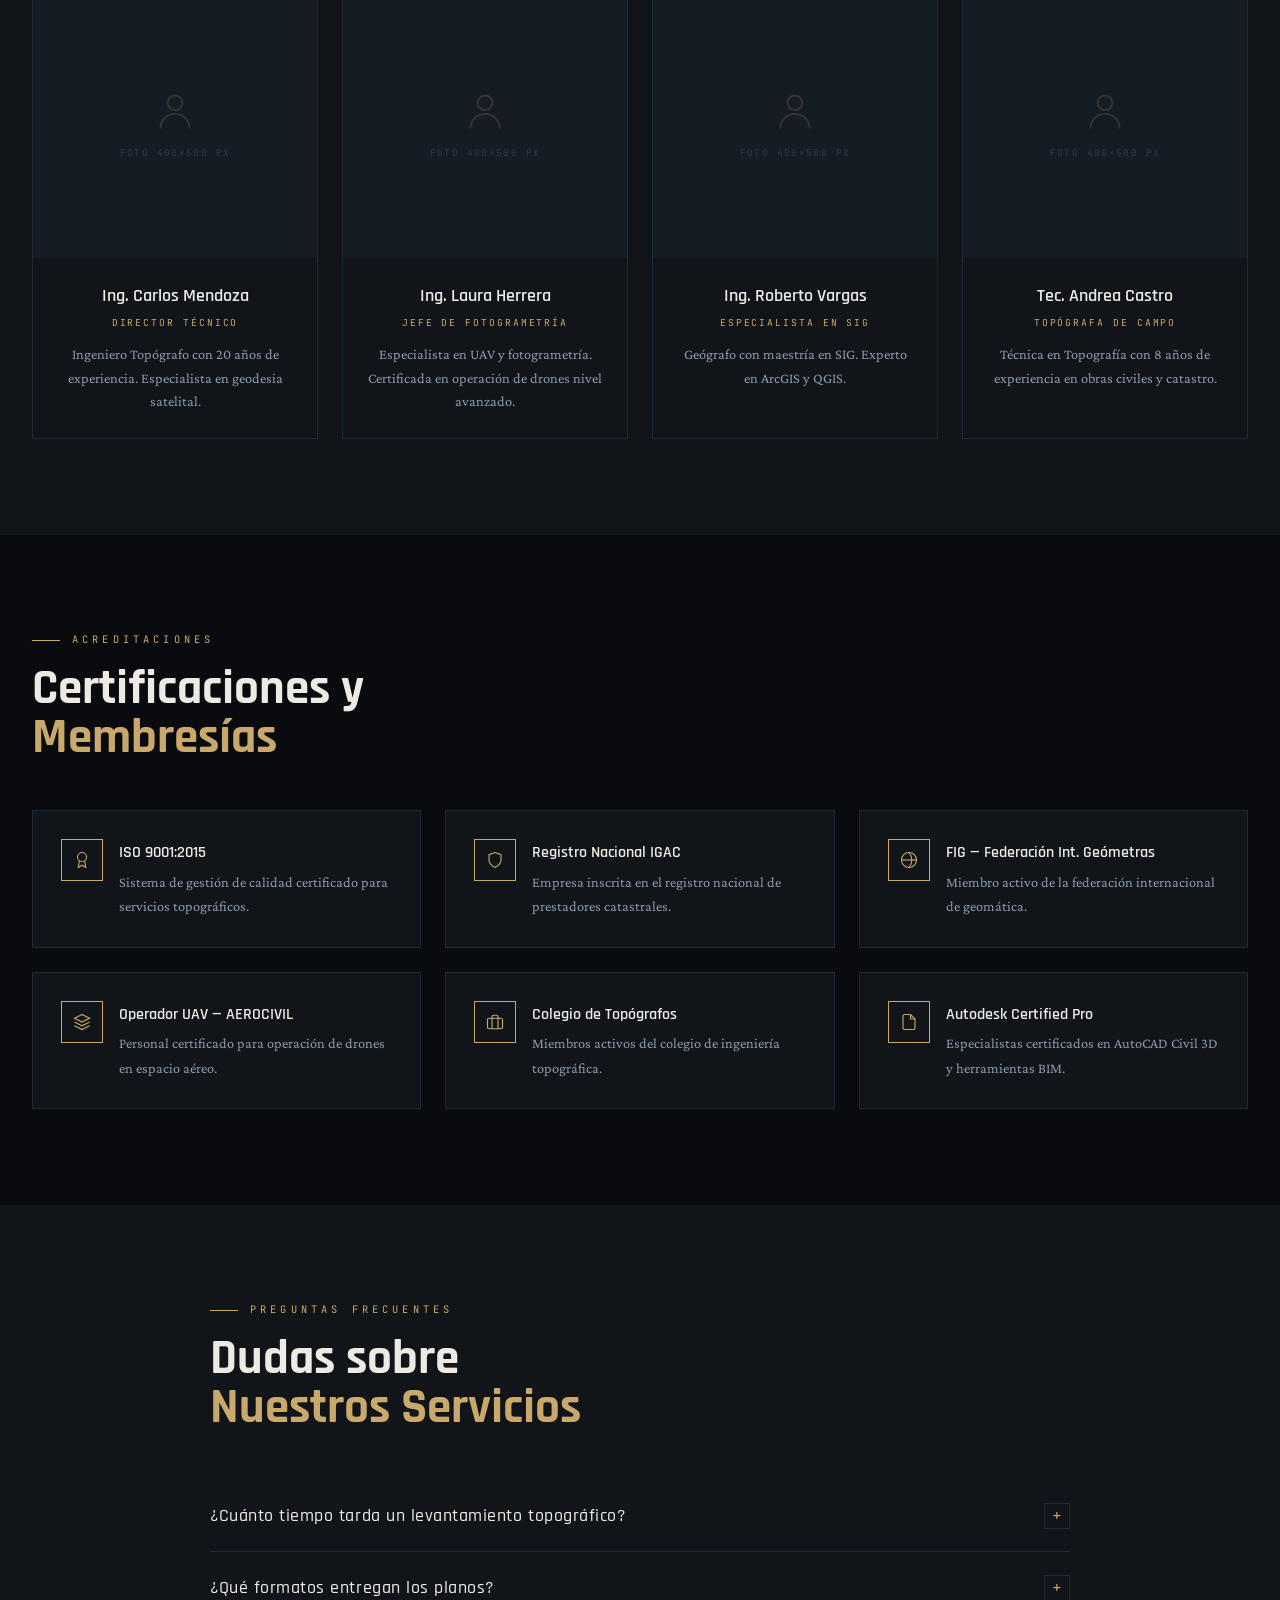
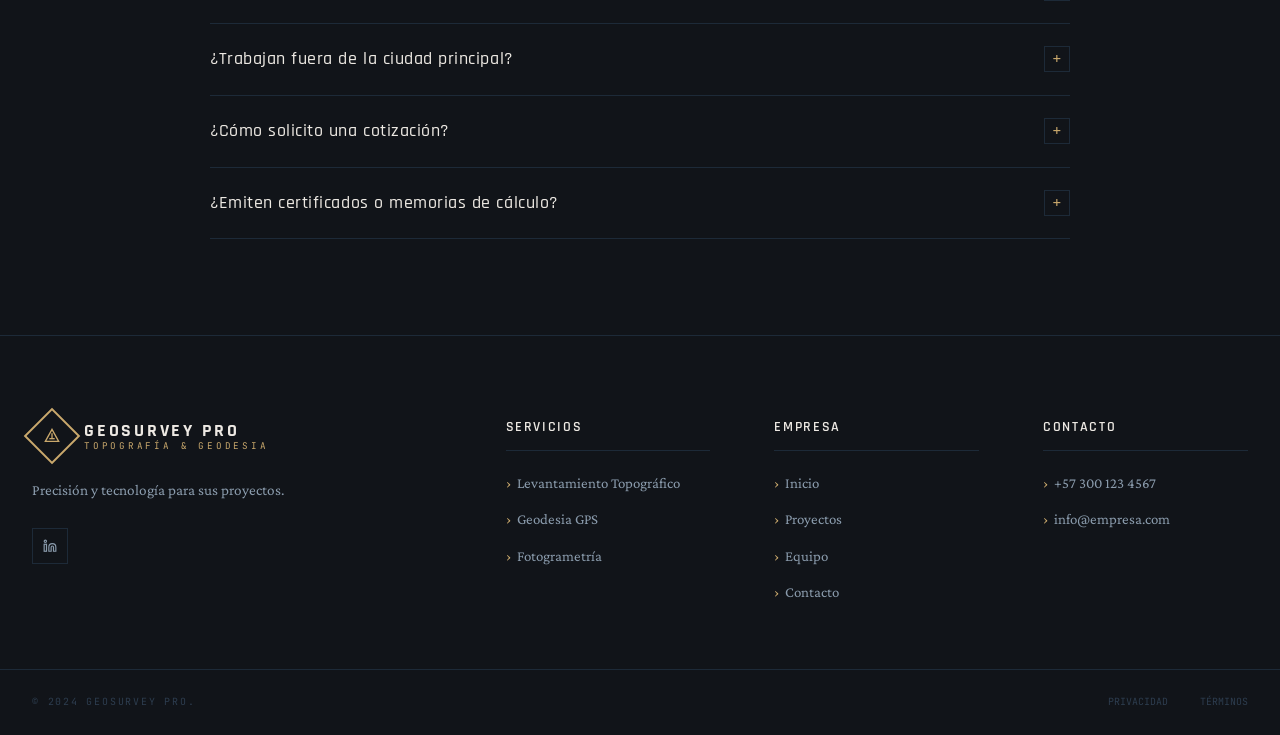
<file: equipo.html>
<!DOCTYPE html>
<html lang="es">
<head>
  <meta charset="UTF-8">
  <meta name="viewport" content="width=device-width, initial-scale=1.0">
  <title>Equipo — GeoSurvey Pro</title><!-- ★ CAMBIAR -->
  <link rel="stylesheet" href="css/styles.css">
</head>
<body>
<div class="cur" id="cur"></div>
<div class="cur-ring" id="curRing"></div>
<nav id="nav">
  <div class="nav-inner">
    <a href="index.html" class="logo"><div class="logo-diamond"><svg width="18" height="18" viewBox="0 0 24 24" fill="none" stroke="#c9a86c" stroke-width="2"><polygon points="12 2 22 20 2 20"/><line x1="12" y1="8" x2="12" y2="16"/><line x1="8" y1="16" x2="16" y2="16"/></svg></div><div class="logo-words"><div class="logo-name">GeoSurvey Pro</div><div class="logo-tag">Topografía & Geodesia</div></div></a><!-- ★ CAMBIAR -->
    <div class="nav-links" id="navLinks"><a href="index.html">Inicio</a><a href="servicios.html">Servicios</a><a href="proyectos.html">Proyectos</a><a href="equipo.html" class="active">Equipo</a><a href="contacto.html" class="nav-cta">Contacto</a></div>
    <button class="ham" id="ham"><span></span><span></span><span></span></button>
  </div>
</nav>
<div class="banner"><div class="banner-bg"></div><div class="banner-overlay"></div><div class="banner-content"><div class="breadcrumb"><a href="index.html">Inicio</a> › <span>Equipo</span></div><h1 class="banner-title">Nuestro<br>Equipo</h1></div></div>

<!-- MISIÓN / VISIÓN -->
<section style="background:var(--bg)">
  <div class="wrap">
    <div style="display:grid;grid-template-columns:1fr 1fr;gap:5rem;align-items:start">
      <div>
        <div class="label reveal">Nuestra Empresa</div>
        <h2 class="h2 reveal">Talento Humano<br>de <em>Alto Nivel</em></h2>
        <p class="reveal" style="color:var(--text2);font-size:1.05rem;line-height:1.85;margin-bottom:1.5rem">
          Equipo multidisciplinario de ingenieros topógrafos, geógrafos e ingenieros civiles comprometidos con la excelencia técnica.<!-- ★ CAMBIAR -->
        </p>
      </div>
      <div>
        <div style="background:var(--surface);border:1px solid var(--border);padding:2.75rem;margin-bottom:1.5rem" class="reveal">
          <div class="label" style="margin-bottom:1rem">Misión</div>
          <p style="color:var(--text2);font-size:1rem;line-height:1.85">Proveer soluciones geomáticas de alta precisión que contribuyan al desarrollo sostenible, garantizando calidad y entrega oportuna.<!-- ★ CAMBIAR --></p>
        </div>
        <div style="background:var(--surface);border:1px solid var(--border);padding:2.75rem" class="reveal d1">
          <div class="label" style="margin-bottom:1rem">Visión</div>
          <p style="color:var(--text2);font-size:1rem;line-height:1.85">Ser reconocidos como empresa líder en servicios topográficos y geodésicos, referente en innovación y formación de capital humano.<!-- ★ CAMBIAR --></p>
        </div>
      </div>
    </div>
    <!-- VALORES -->
    <div class="val-grid">
      <!-- ★ CAMBIAR: valores de su empresa -->
      <div class="val reveal"><div class="val-n">01</div><div class="val-t">Precisión</div><p class="val-d">Cada medición cumple las más estrictas normas de exactitud técnica vigentes.</p></div>
      <div class="val reveal d1"><div class="val-n">02</div><div class="val-t">Integridad</div><p class="val-d">Transparencia y ética profesional en todas nuestras relaciones con clientes y socios.</p></div>
      <div class="val reveal d2"><div class="val-n">03</div><div class="val-t">Innovación</div><p class="val-d">Adoptamos tecnologías de vanguardia para ofrecer soluciones más eficientes.</p></div>
      <div class="val reveal d3"><div class="val-n">04</div><div class="val-t">Compromiso</div><p class="val-d">Cumplimos plazos y superamos las expectativas de nuestros clientes.</p></div>
    </div>
  </div>
</section>

<!-- EQUIPO -->
<section style="background:var(--surface)">
  <div class="wrap">
    <div class="label reveal">El Equipo</div>
    <h2 class="h2 reveal">Nuestros<br><em>Especialistas</em></h2>
    <div class="team-grid">
      <!-- ★ CAMBIAR: nombre, cargo, bio. Para foto: <img src="images/equipo-1.jpg" alt="..."> -->
      <div class="team-card reveal"><div class="team-photo"><svg width="44" height="44" viewBox="0 0 24 24" fill="none" stroke="#c9a86c" stroke-width="1"><circle cx="12" cy="7" r="4"/><path d="M20 21a8 8 0 10-16 0"/></svg><span class="team-photo-lbl">Foto 400×500 px</span></div><div class="team-info"><h3 class="team-name">Ing. Carlos Mendoza</h3><p class="team-role">Director Técnico</p><p class="team-bio">Ingeniero Topógrafo con 20 años de experiencia. Especialista en geodesia satelital.</p></div></div>
      <div class="team-card reveal d1"><div class="team-photo"><svg width="44" height="44" viewBox="0 0 24 24" fill="none" stroke="#c9a86c" stroke-width="1"><circle cx="12" cy="7" r="4"/><path d="M20 21a8 8 0 10-16 0"/></svg><span class="team-photo-lbl">Foto 400×500 px</span></div><div class="team-info"><h3 class="team-name">Ing. Laura Herrera</h3><p class="team-role">Jefe de Fotogrametría</p><p class="team-bio">Especialista en UAV y fotogrametría. Certificada en operación de drones nivel avanzado.</p></div></div>
      <div class="team-card reveal d2"><div class="team-photo"><svg width="44" height="44" viewBox="0 0 24 24" fill="none" stroke="#c9a86c" stroke-width="1"><circle cx="12" cy="7" r="4"/><path d="M20 21a8 8 0 10-16 0"/></svg><span class="team-photo-lbl">Foto 400×500 px</span></div><div class="team-info"><h3 class="team-name">Ing. Roberto Vargas</h3><p class="team-role">Especialista en SIG</p><p class="team-bio">Geógrafo con maestría en SIG. Experto en ArcGIS y QGIS.</p></div></div>
      <div class="team-card reveal d3"><div class="team-photo"><svg width="44" height="44" viewBox="0 0 24 24" fill="none" stroke="#c9a86c" stroke-width="1"><circle cx="12" cy="7" r="4"/><path d="M20 21a8 8 0 10-16 0"/></svg><span class="team-photo-lbl">Foto 400×500 px</span></div><div class="team-info"><h3 class="team-name">Tec. Andrea Castro</h3><p class="team-role">Topógrafa de Campo</p><p class="team-bio">Técnica en Topografía con 8 años de experiencia en obras civiles y catastro.</p></div></div>
    </div>
  </div>
</section>

<!-- CERTIFICACIONES -->
<section style="background:var(--bg)">
  <div class="wrap">
    <div class="label reveal">Acreditaciones</div>
    <h2 class="h2 reveal">Certificaciones y<br><em>Membresías</em></h2>
    <div class="cert-grid">
      <!-- ★ CAMBIAR: certificaciones reales de su empresa -->
      <div class="cert reveal"><div class="cert-ico"><svg width="18" height="18" viewBox="0 0 24 24" fill="none" stroke="currentColor" stroke-width="1.5"><circle cx="12" cy="8" r="6"/><path d="M15.477 12.89L17 22l-5-3-5 3 1.523-9.11"/></svg></div><div><h4>ISO 9001:2015</h4><p>Sistema de gestión de calidad certificado para servicios topográficos.</p></div></div>
      <div class="cert reveal d1"><div class="cert-ico"><svg width="18" height="18" viewBox="0 0 24 24" fill="none" stroke="currentColor" stroke-width="1.5"><path d="M12 22s8-4 8-10V5l-8-3-8 3v7c0 6 8 10 8 10z"/></svg></div><div><h4>Registro Nacional IGAC</h4><p>Empresa inscrita en el registro nacional de prestadores catastrales.</p></div></div>
      <div class="cert reveal d2"><div class="cert-ico"><svg width="18" height="18" viewBox="0 0 24 24" fill="none" stroke="currentColor" stroke-width="1.5"><circle cx="12" cy="12" r="10"/><line x1="2" y1="12" x2="22" y2="12"/><path d="M12 2a15.3 15.3 0 010 20"/></svg></div><div><h4>FIG — Federación Int. Geómetras</h4><p>Miembro activo de la federación internacional de geomática.</p></div></div>
      <div class="cert reveal"><div class="cert-ico"><svg width="18" height="18" viewBox="0 0 24 24" fill="none" stroke="currentColor" stroke-width="1.5"><path d="M12 2L2 7l10 5 10-5-10-5z"/><path d="M2 17l10 5 10-5"/><path d="M2 12l10 5 10-5"/></svg></div><div><h4>Operador UAV — AEROCIVIL</h4><p>Personal certificado para operación de drones en espacio aéreo.</p></div></div>
      <div class="cert reveal d1"><div class="cert-ico"><svg width="18" height="18" viewBox="0 0 24 24" fill="none" stroke="currentColor" stroke-width="1.5"><rect x="2" y="7" width="20" height="14" rx="2"/><path d="M16 21V5a2 2 0 00-2-2h-4a2 2 0 00-2 2v16"/></svg></div><div><h4>Colegio de Topógrafos</h4><p>Miembros activos del colegio de ingeniería topográfica.</p></div></div>
      <div class="cert reveal d2"><div class="cert-ico"><svg width="18" height="18" viewBox="0 0 24 24" fill="none" stroke="currentColor" stroke-width="1.5"><path d="M14 2H6a2 2 0 00-2 2v16a2 2 0 002 2h12a2 2 0 002-2V8z"/><polyline points="14 2 14 8 20 8"/></svg></div><div><h4>Autodesk Certified Pro</h4><p>Especialistas certificados en AutoCAD Civil 3D y herramientas BIM.</p></div></div>
    </div>
  </div>
</section>

<!-- FAQ -->
<section style="background:var(--surface)">
  <div class="wrap-sm">
    <div class="label reveal">Preguntas Frecuentes</div>
    <h2 class="h2 reveal">Dudas sobre<br><em>Nuestros Servicios</em></h2>
    <div style="margin-top:3rem">
      <!-- ★ CAMBIAR: sus preguntas y respuestas frecuentes reales -->
      <div class="faq-item"><button class="faq-q" onclick="toggleFaq(this)">¿Cuánto tiempo tarda un levantamiento topográfico?<span class="faq-ico">+</span></button><div class="faq-a">Depende del área y complejidad. Un levantamiento de 1–5 ha toma 1–3 días de campo más 2–4 días de procesamiento.</div></div>
      <div class="faq-item"><button class="faq-q" onclick="toggleFaq(this)">¿Qué formatos entregan los planos?<span class="faq-ico">+</span></button><div class="faq-a">AutoCAD (.dwg), GIS (shapefile, geodatabase), PDF, KMZ para Google Earth y exportaciones en Excel o CSV.</div></div>
      <div class="faq-item"><button class="faq-q" onclick="toggleFaq(this)">¿Trabajan fuera de la ciudad principal?<span class="faq-ico">+</span></button><div class="faq-a">Sí, contamos con equipo para desplazarnos a cualquier punto del territorio nacional e internacional.</div></div>
      <div class="faq-item"><button class="faq-q" onclick="toggleFaq(this)">¿Cómo solicito una cotización?<span class="faq-ico">+</span></button><div class="faq-a">A través del formulario de contacto, por correo o teléfono. Necesitamos ubicación, área aproximada y productos requeridos.</div></div>
      <div class="faq-item"><button class="faq-q" onclick="toggleFaq(this)">¿Emiten certificados o memorias de cálculo?<span class="faq-ico">+</span></button><div class="faq-a">Todos los entregables incluyen memoria descriptiva firmada por el profesional responsable y registros de campo.</div></div>
    </div>
  </div>
</section>

<footer>
  <div class="foot-grid">
    <div class="foot-brand"><a href="index.html" class="logo"><div class="logo-diamond"><svg width="16" height="16" viewBox="0 0 24 24" fill="none" stroke="#c9a86c" stroke-width="2"><polygon points="12 2 22 20 2 20"/><line x1="12" y1="8" x2="12" y2="16"/><line x1="8" y1="16" x2="16" y2="16"/></svg></div><div class="logo-words"><div class="logo-name">GeoSurvey Pro</div><div class="logo-tag">Topografía & Geodesia</div></div></a><p>Precisión y tecnología para sus proyectos.</p><div class="foot-socials"><a href="#" class="soc"><svg width="14" height="14" viewBox="0 0 24 24" fill="none" stroke="currentColor" stroke-width="2"><path d="M16 8a6 6 0 016 6v7h-4v-7a2 2 0 00-2-2 2 2 0 00-2 2v7h-4v-7a6 6 0 016-6z"/><rect x="2" y="9" width="4" height="12"/><circle cx="4" cy="4" r="2"/></svg></a></div></div>
    <div class="foot-col"><h4>Servicios</h4><div class="foot-links"><a href="servicios.html">Levantamiento Topográfico</a><a href="servicios.html">Geodesia GPS</a><a href="servicios.html">Fotogrametría</a></div></div>
    <div class="foot-col"><h4>Empresa</h4><div class="foot-links"><a href="index.html">Inicio</a><a href="proyectos.html">Proyectos</a><a href="equipo.html">Equipo</a><a href="contacto.html">Contacto</a></div></div>
    <div class="foot-col"><h4>Contacto</h4><div class="foot-links"><a href="tel:+573001234567">+57 300 123 4567</a><!-- ★ --><a href="mailto:info@empresa.com">info@empresa.com</a><!-- ★ --></div></div>
  </div>
  <div class="foot-bottom"><span class="foot-copy">© 2024 GeoSurvey Pro.</span><div class="foot-legal"><a href="#">Privacidad</a><a href="#">Términos</a></div></div>
</footer>
<script src="js/main.js"></script>
</body>
</html>
</file>
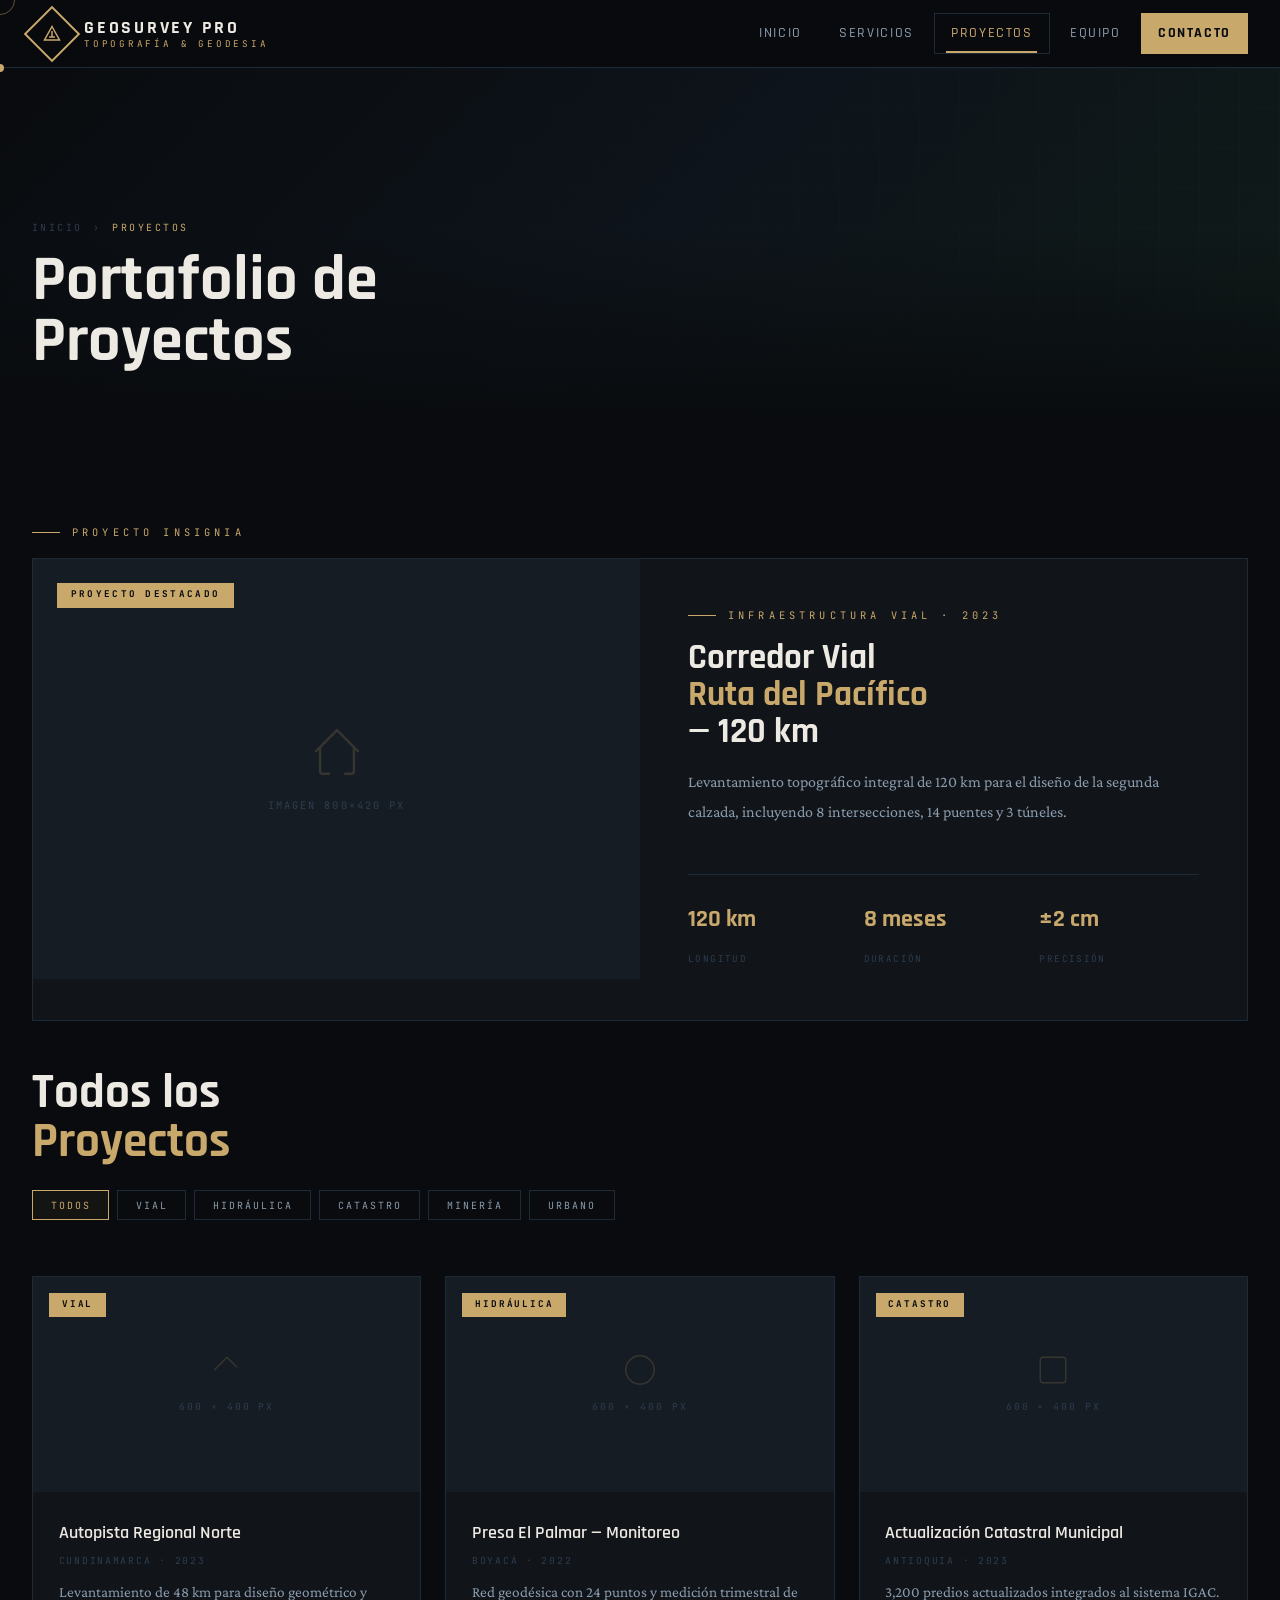
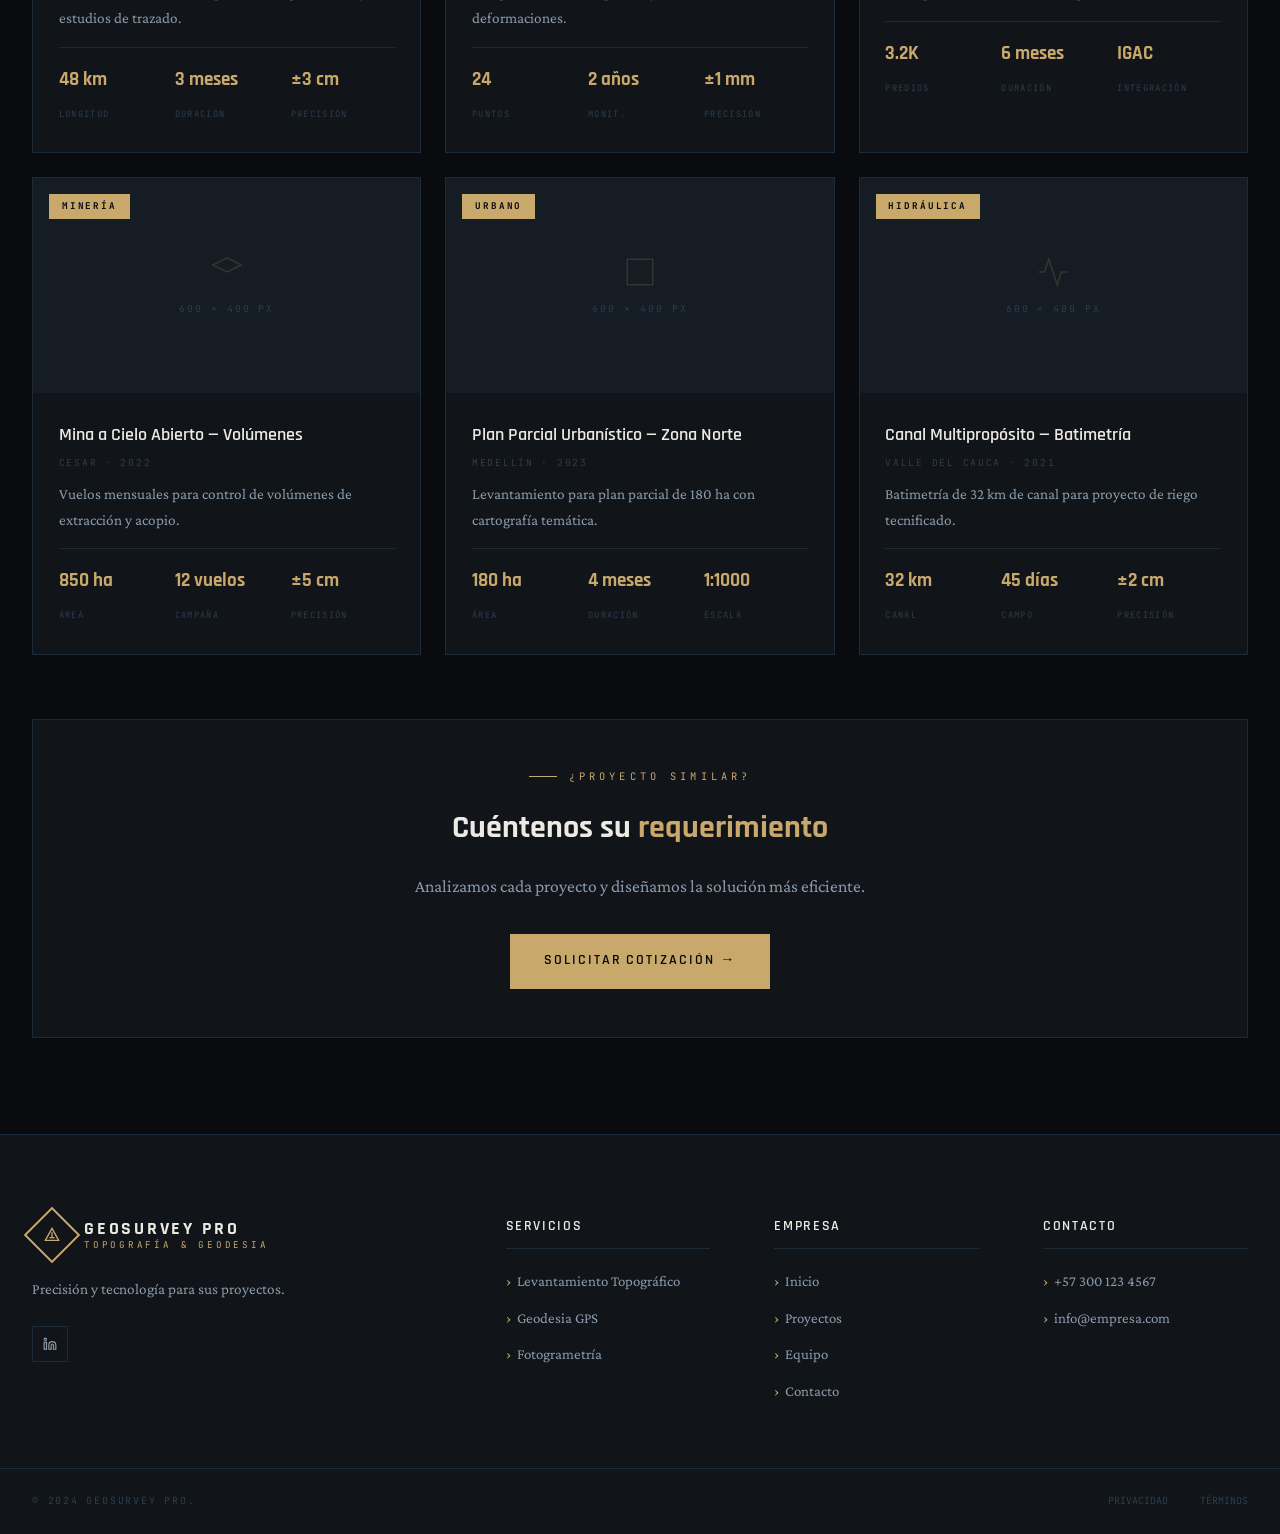
<file: proyectos.html>
<!DOCTYPE html>
<html lang="es">
<head>
  <meta charset="UTF-8">
  <meta name="viewport" content="width=device-width, initial-scale=1.0">
  <title>Proyectos — GeoSurvey Pro</title><!-- ★ CAMBIAR -->
  <link rel="stylesheet" href="css/styles.css">
</head>
<body>
<div class="cur" id="cur"></div>
<div class="cur-ring" id="curRing"></div>
<nav id="nav">
  <div class="nav-inner">
    <a href="index.html" class="logo"><div class="logo-diamond"><svg width="18" height="18" viewBox="0 0 24 24" fill="none" stroke="#c9a86c" stroke-width="2"><polygon points="12 2 22 20 2 20"/><line x1="12" y1="8" x2="12" y2="16"/><line x1="8" y1="16" x2="16" y2="16"/></svg></div><div class="logo-words"><div class="logo-name">GeoSurvey Pro</div><div class="logo-tag">Topografía & Geodesia</div></div></a><!-- ★ CAMBIAR -->
    <div class="nav-links" id="navLinks"><a href="index.html">Inicio</a><a href="servicios.html">Servicios</a><a href="proyectos.html" class="active">Proyectos</a><a href="equipo.html">Equipo</a><a href="contacto.html" class="nav-cta">Contacto</a></div>
    <button class="ham" id="ham"><span></span><span></span><span></span></button>
  </div>
</nav>
<div class="banner"><div class="banner-bg"></div><div class="banner-overlay"></div><div class="banner-content"><div class="breadcrumb"><a href="index.html">Inicio</a> › <span>Proyectos</span></div><h1 class="banner-title">Portafolio de<br>Proyectos</h1></div></div>

<section style="background:var(--bg)">
  <div class="wrap">
    <div class="label reveal">Proyecto Insignia</div>
    <!-- PROYECTO DESTACADO -->
    <div class="featured reveal">
      <div class="feat-img">
        <!-- ★ Para imagen: <img src="images/proyecto-principal.jpg" alt="..."> -->
        <svg width="58" height="58" viewBox="0 0 24 24" fill="none" stroke="#c9a86c" stroke-width="1"><path d="M3 12l2-2m0 0l7-7 7 7M5 10v10a1 1 0 001 1h3m10-11l2 2m-2-2v10a1 1 0 01-1 1h-3"/></svg>
        <span class="feat-img-lbl">Imagen 800×420 px</span>
        <span class="feat-badge">Proyecto Destacado</span>
      </div>
      <div class="feat-content">
        <div class="label" style="margin-bottom:1rem">Infraestructura Vial · 2023</div><!-- ★ CAMBIAR -->
        <h2 style="font-family:var(--ff-h);font-size:2.2rem;font-weight:700;color:var(--text);line-height:1.05;margin-bottom:1rem">
          Corredor Vial<br><span style="color:var(--gold)">Ruta del Pacífico</span><br>— 120 km<!-- ★ CAMBIAR -->
        </h2>
        <p style="color:var(--text2);font-size:1rem;line-height:1.85;margin-bottom:1.5rem">
          Levantamiento topográfico integral de 120 km para el diseño de la segunda calzada, incluyendo 8 intersecciones, 14 puentes y 3 túneles.<!-- ★ CAMBIAR -->
        </p>
        <div class="feat-stats">
          <div class="feat-stat"><strong>120 km</strong><span>Longitud</span></div><!-- ★ CAMBIAR -->
          <div class="feat-stat"><strong>8 meses</strong><span>Duración</span></div>
          <div class="feat-stat"><strong>±2 cm</strong><span>Precisión</span></div>
        </div>
      </div>
    </div>

    <!-- TODOS LOS PROYECTOS -->
    <h2 class="h2 reveal" style="margin-bottom:1.5rem">Todos los<br><em>Proyectos</em></h2>
    <div class="filters">
      <button class="f-btn active" data-f="all">Todos</button>
      <button class="f-btn" data-f="vial">Vial</button>
      <button class="f-btn" data-f="hidro">Hidráulica</button>
      <button class="f-btn" data-f="cat">Catastro</button>
      <button class="f-btn" data-f="min">Minería</button>
      <button class="f-btn" data-f="urb">Urbano</button>
    </div>
    <div class="proj-grid">
      <!-- ★ CAMBIAR: datos de sus proyectos reales. Duplicar bloques para agregar más. -->
      <div class="proj-card reveal" data-cat="vial">
        <div class="proj-img"><svg width="34" height="34" viewBox="0 0 24 24" fill="none" stroke="#c9a86c" stroke-width="1"><path d="M3 12l2-2m0 0l7-7 7 7"/></svg><span class="proj-img-lbl">600 × 400 px</span><span class="proj-tag">Vial</span></div>
        <div class="proj-body"><h3 class="proj-title">Autopista Regional Norte</h3><p class="proj-meta">Cundinamarca · 2023</p><p class="proj-desc">Levantamiento de 48 km para diseño geométrico y estudios de trazado.</p><div class="proj-stats"><div class="p-stat"><strong>48 km</strong><span>Longitud</span></div><div class="p-stat"><strong>3 meses</strong><span>Duración</span></div><div class="p-stat"><strong>±3 cm</strong><span>Precisión</span></div></div></div>
      </div>
      <div class="proj-card reveal d1" data-cat="hidro">
        <div class="proj-img"><svg width="34" height="34" viewBox="0 0 24 24" fill="none" stroke="#c9a86c" stroke-width="1"><circle cx="12" cy="12" r="10"/></svg><span class="proj-img-lbl">600 × 400 px</span><span class="proj-tag">Hidráulica</span></div>
        <div class="proj-body"><h3 class="proj-title">Presa El Palmar — Monitoreo</h3><p class="proj-meta">Boyacá · 2022</p><p class="proj-desc">Red geodésica con 24 puntos y medición trimestral de deformaciones.</p><div class="proj-stats"><div class="p-stat"><strong>24</strong><span>Puntos</span></div><div class="p-stat"><strong>2 años</strong><span>Monit.</span></div><div class="p-stat"><strong>±1 mm</strong><span>Precisión</span></div></div></div>
      </div>
      <div class="proj-card reveal d2" data-cat="cat">
        <div class="proj-img"><svg width="34" height="34" viewBox="0 0 24 24" fill="none" stroke="#c9a86c" stroke-width="1"><rect x="3" y="3" width="18" height="18" rx="2"/></svg><span class="proj-img-lbl">600 × 400 px</span><span class="proj-tag">Catastro</span></div>
        <div class="proj-body"><h3 class="proj-title">Actualización Catastral Municipal</h3><p class="proj-meta">Antioquia · 2023</p><p class="proj-desc">3,200 predios actualizados integrados al sistema IGAC.</p><div class="proj-stats"><div class="p-stat"><strong>3.2K</strong><span>Predios</span></div><div class="p-stat"><strong>6 meses</strong><span>Duración</span></div><div class="p-stat"><strong>IGAC</strong><span>Integración</span></div></div></div>
      </div>
      <div class="proj-card reveal" data-cat="min">
        <div class="proj-img"><svg width="34" height="34" viewBox="0 0 24 24" fill="none" stroke="#c9a86c" stroke-width="1"><path d="M12 2L2 7l10 5 10-5-10-5z"/></svg><span class="proj-img-lbl">600 × 400 px</span><span class="proj-tag">Minería</span></div>
        <div class="proj-body"><h3 class="proj-title">Mina a Cielo Abierto — Volúmenes</h3><p class="proj-meta">Cesar · 2022</p><p class="proj-desc">Vuelos mensuales para control de volúmenes de extracción y acopio.</p><div class="proj-stats"><div class="p-stat"><strong>850 ha</strong><span>Área</span></div><div class="p-stat"><strong>12 vuelos</strong><span>Campaña</span></div><div class="p-stat"><strong>±5 cm</strong><span>Precisión</span></div></div></div>
      </div>
      <div class="proj-card reveal d1" data-cat="urb">
        <div class="proj-img"><svg width="34" height="34" viewBox="0 0 24 24" fill="none" stroke="#c9a86c" stroke-width="1"><rect x="3" y="3" width="18" height="18"/></svg><span class="proj-img-lbl">600 × 400 px</span><span class="proj-tag">Urbano</span></div>
        <div class="proj-body"><h3 class="proj-title">Plan Parcial Urbanístico — Zona Norte</h3><p class="proj-meta">Medellín · 2023</p><p class="proj-desc">Levantamiento para plan parcial de 180 ha con cartografía temática.</p><div class="proj-stats"><div class="p-stat"><strong>180 ha</strong><span>Área</span></div><div class="p-stat"><strong>4 meses</strong><span>Duración</span></div><div class="p-stat"><strong>1:1000</strong><span>Escala</span></div></div></div>
      </div>
      <div class="proj-card reveal d2" data-cat="hidro">
        <div class="proj-img"><svg width="34" height="34" viewBox="0 0 24 24" fill="none" stroke="#c9a86c" stroke-width="1"><polyline points="22 12 18 12 15 21 9 3 6 12 2 12"/></svg><span class="proj-img-lbl">600 × 400 px</span><span class="proj-tag">Hidráulica</span></div>
        <div class="proj-body"><h3 class="proj-title">Canal Multipropósito — Batimetría</h3><p class="proj-meta">Valle del Cauca · 2021</p><p class="proj-desc">Batimetría de 32 km de canal para proyecto de riego tecnificado.</p><div class="proj-stats"><div class="p-stat"><strong>32 km</strong><span>Canal</span></div><div class="p-stat"><strong>45 días</strong><span>Campo</span></div><div class="p-stat"><strong>±2 cm</strong><span>Precisión</span></div></div></div>
      </div>
    </div>

    <div class="reveal" style="text-align:center;margin-top:4rem;padding:3rem;border:1px solid var(--border);background:var(--surface)">
      <div class="label" style="justify-content:center;margin-bottom:1rem">¿Proyecto Similar?</div>
      <h3 style="font-family:var(--ff-h);font-size:2rem;color:var(--text);margin-bottom:1rem">Cuéntenos su <span style="color:var(--gold)">requerimiento</span></h3>
      <p style="color:var(--text2);margin-bottom:2rem;max-width:500px;margin-left:auto;margin-right:auto">Analizamos cada proyecto y diseñamos la solución más eficiente.</p>
      <a href="contacto.html" class="btn btn-gold">Solicitar Cotización →</a>
    </div>
  </div>
</section>

<footer>
  <div class="foot-grid">
    <div class="foot-brand"><a href="index.html" class="logo"><div class="logo-diamond"><svg width="16" height="16" viewBox="0 0 24 24" fill="none" stroke="#c9a86c" stroke-width="2"><polygon points="12 2 22 20 2 20"/><line x1="12" y1="8" x2="12" y2="16"/><line x1="8" y1="16" x2="16" y2="16"/></svg></div><div class="logo-words"><div class="logo-name">GeoSurvey Pro</div><div class="logo-tag">Topografía & Geodesia</div></div></a><p>Precisión y tecnología para sus proyectos.</p><div class="foot-socials"><a href="#" class="soc"><svg width="14" height="14" viewBox="0 0 24 24" fill="none" stroke="currentColor" stroke-width="2"><path d="M16 8a6 6 0 016 6v7h-4v-7a2 2 0 00-2-2 2 2 0 00-2 2v7h-4v-7a6 6 0 016-6z"/><rect x="2" y="9" width="4" height="12"/><circle cx="4" cy="4" r="2"/></svg></a></div></div>
    <div class="foot-col"><h4>Servicios</h4><div class="foot-links"><a href="servicios.html">Levantamiento Topográfico</a><a href="servicios.html">Geodesia GPS</a><a href="servicios.html">Fotogrametría</a></div></div>
    <div class="foot-col"><h4>Empresa</h4><div class="foot-links"><a href="index.html">Inicio</a><a href="proyectos.html">Proyectos</a><a href="equipo.html">Equipo</a><a href="contacto.html">Contacto</a></div></div>
    <div class="foot-col"><h4>Contacto</h4><div class="foot-links"><a href="tel:+573001234567">+57 300 123 4567</a><!-- ★ --><a href="mailto:info@empresa.com">info@empresa.com</a><!-- ★ --></div></div>
  </div>
  <div class="foot-bottom"><span class="foot-copy">© 2024 GeoSurvey Pro.</span><div class="foot-legal"><a href="#">Privacidad</a><a href="#">Términos</a></div></div>
</footer>
<script src="js/main.js"></script>
</body>
</html>
</file>
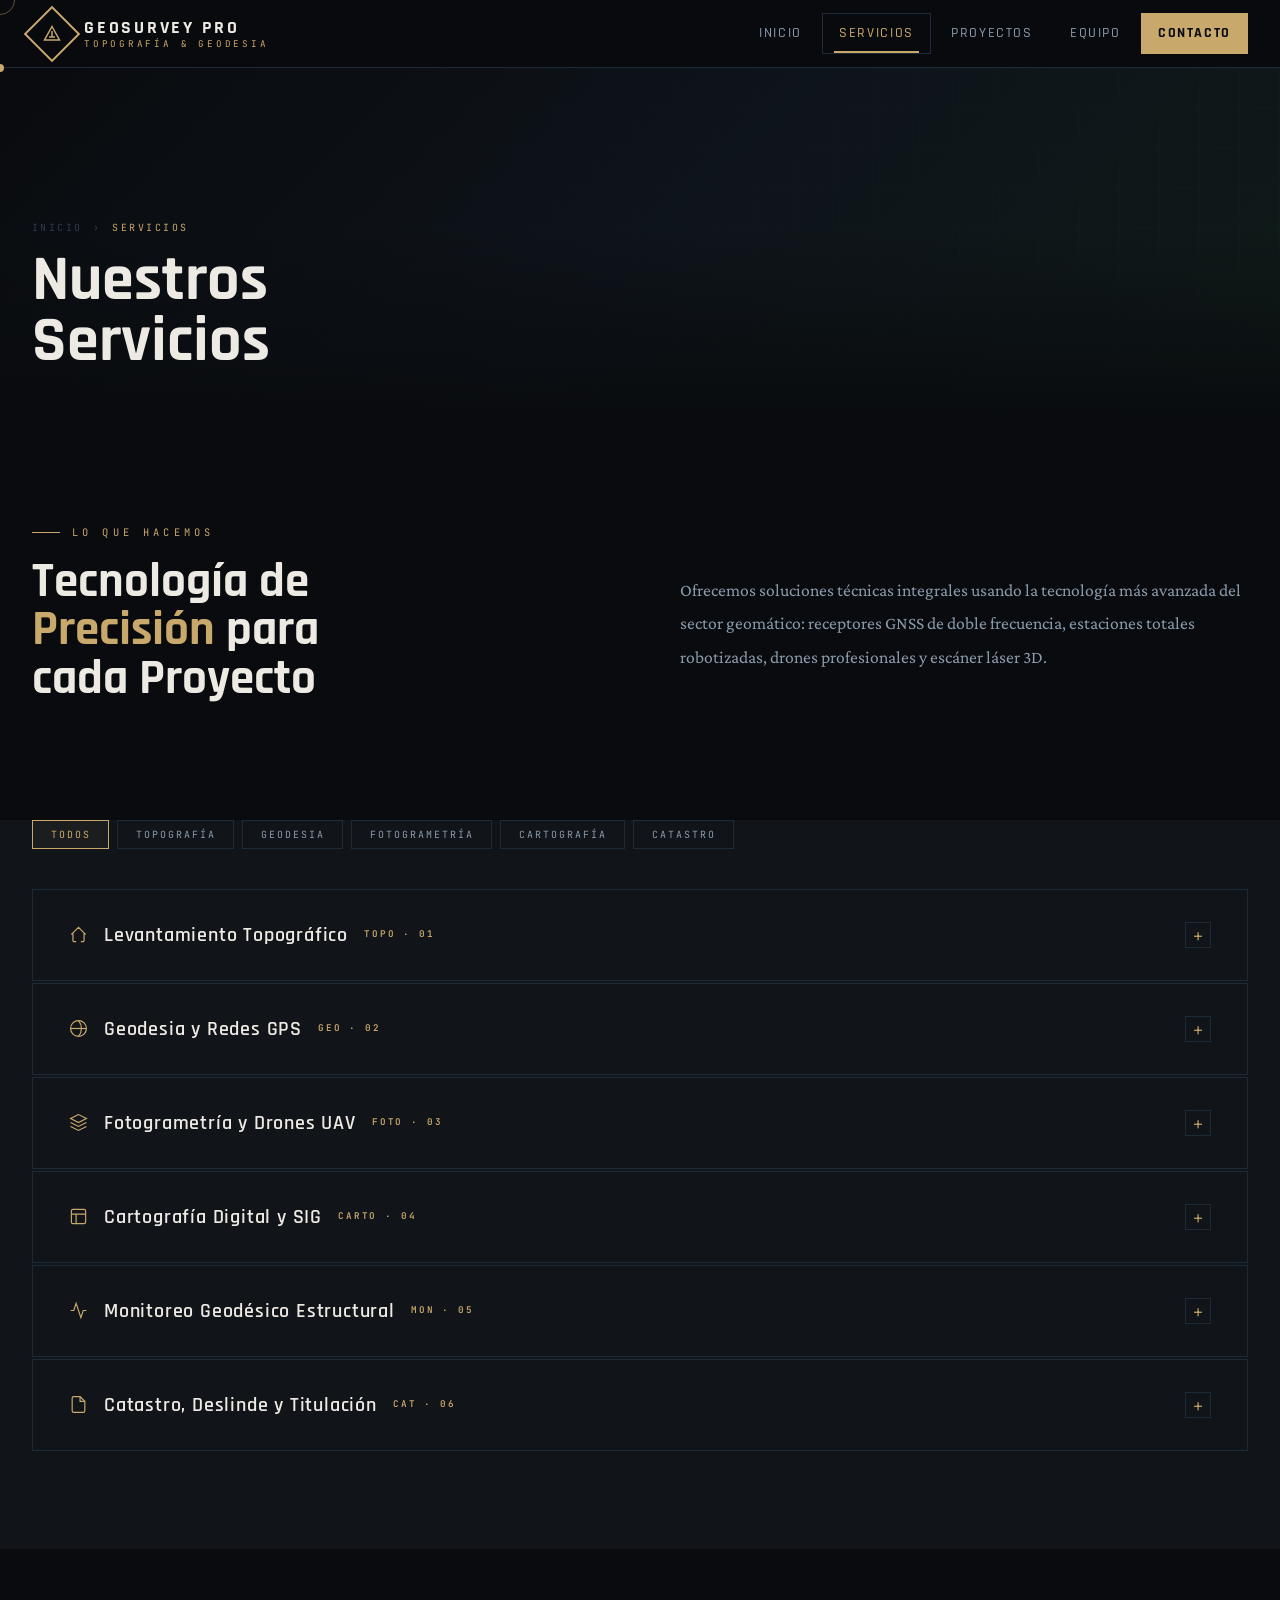
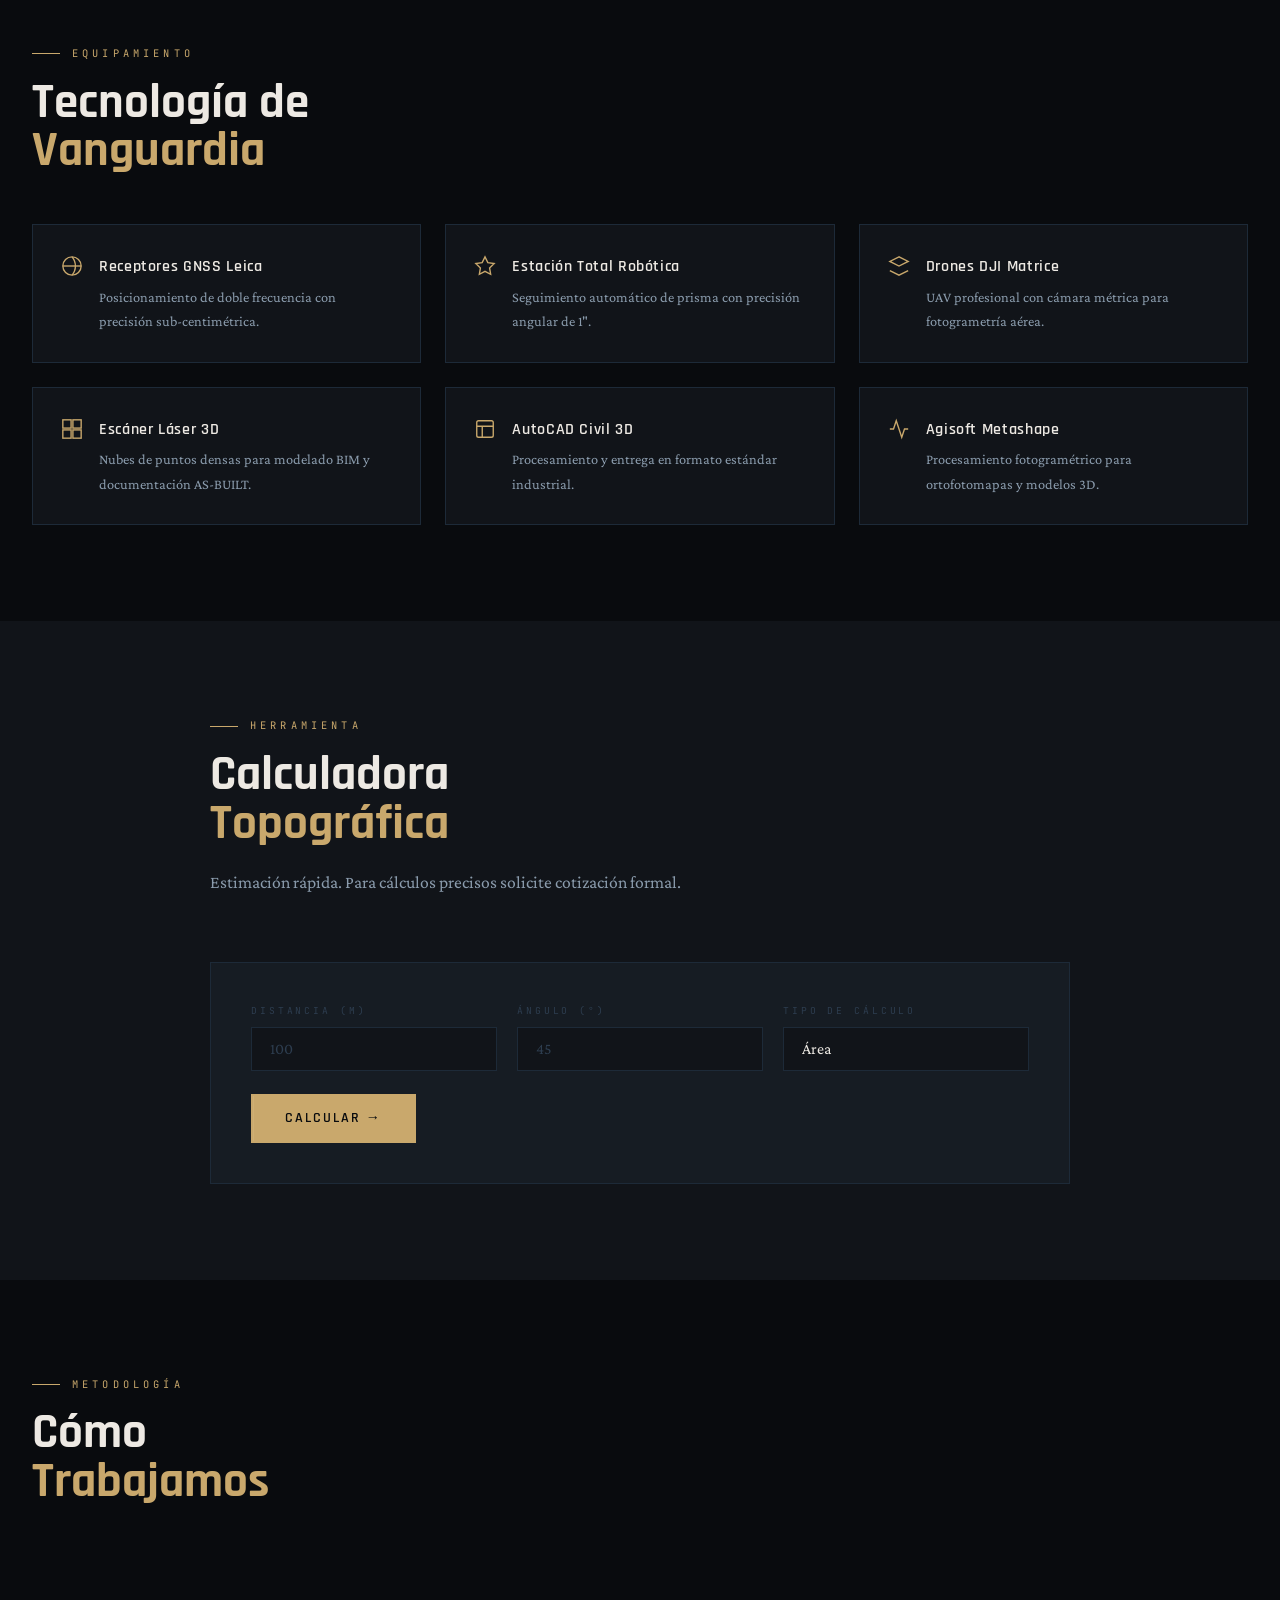
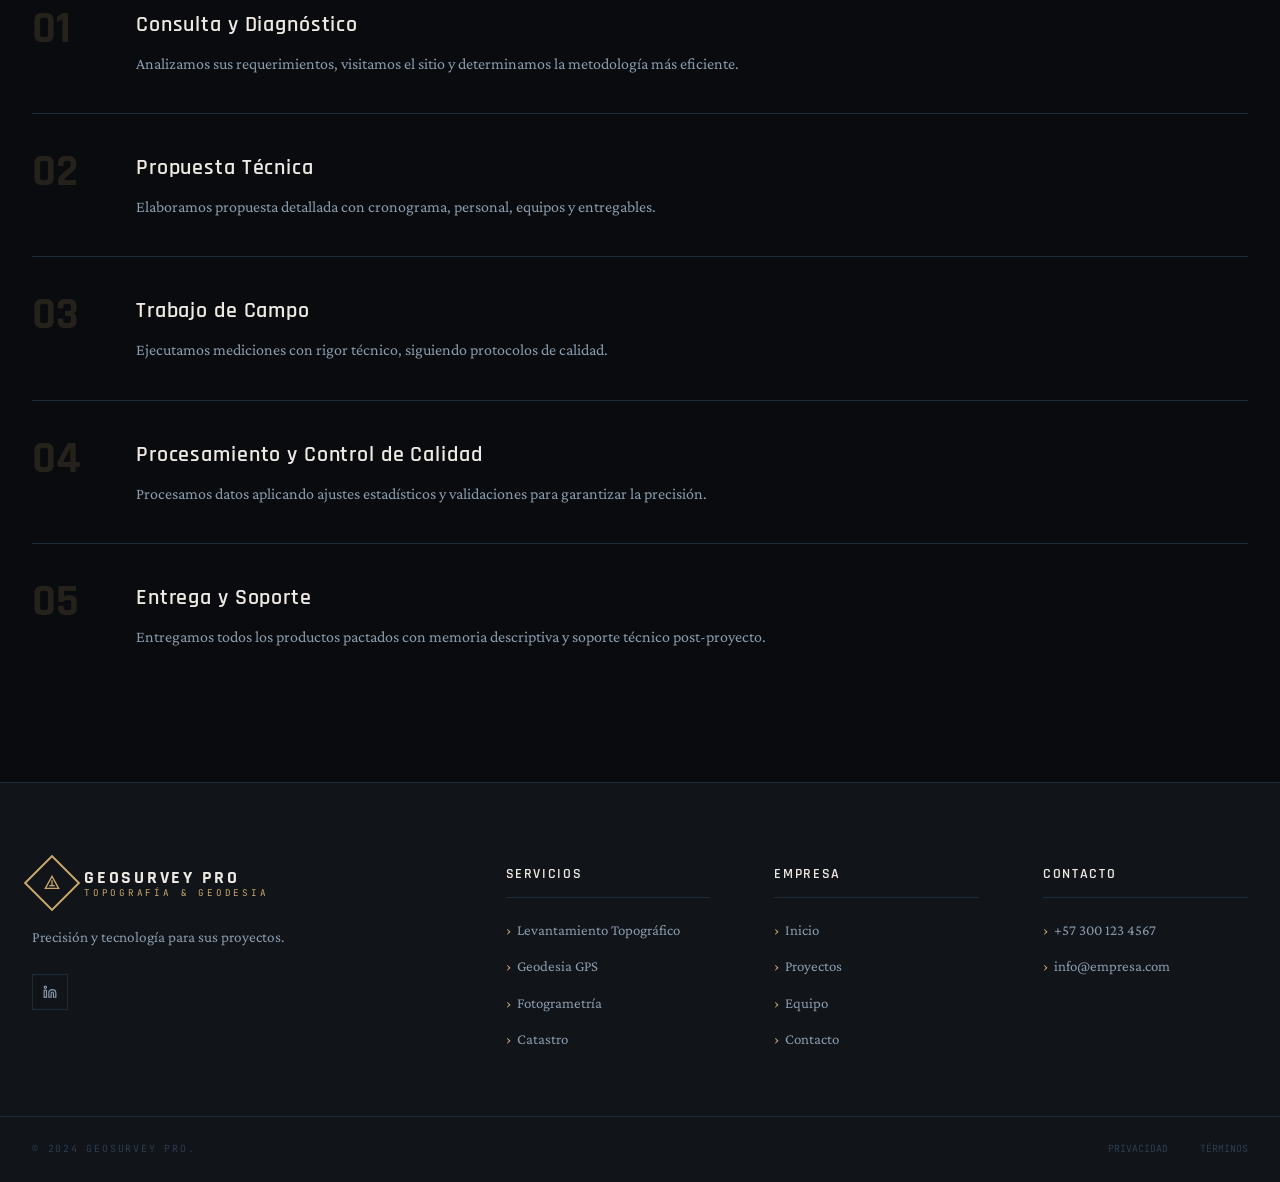
<file: servicios.html>
<!DOCTYPE html>
<html lang="es">
<head>
  <meta charset="UTF-8">
  <meta name="viewport" content="width=device-width, initial-scale=1.0">
  <title>Servicios — GeoSurvey Pro</title><!-- ★ CAMBIAR -->
  <link rel="stylesheet" href="css/styles.css">
</head>
<body>
<div class="cur" id="cur"></div>
<div class="cur-ring" id="curRing"></div>

<nav id="nav">
  <div class="nav-inner">
    <a href="index.html" class="logo">
      <div class="logo-diamond"><svg width="18" height="18" viewBox="0 0 24 24" fill="none" stroke="#c9a86c" stroke-width="2"><polygon points="12 2 22 20 2 20"/><line x1="12" y1="8" x2="12" y2="16"/><line x1="8" y1="16" x2="16" y2="16"/></svg></div>
      <div class="logo-words"><div class="logo-name">GeoSurvey Pro</div><div class="logo-tag">Topografía & Geodesia</div></div><!-- ★ CAMBIAR -->
    </a>
    <div class="nav-links" id="navLinks">
      <a href="index.html">Inicio</a>
      <a href="servicios.html" class="active">Servicios</a>
      <a href="proyectos.html">Proyectos</a>
      <a href="equipo.html">Equipo</a>
      <a href="contacto.html" class="nav-cta">Contacto</a>
    </div>
    <button class="ham" id="ham"><span></span><span></span><span></span></button>
  </div>
</nav>

<div class="banner">
  <div class="banner-bg"></div>
  <div class="banner-overlay"></div>
  <div class="banner-content">
    <div class="breadcrumb"><a href="index.html">Inicio</a> › <span>Servicios</span></div>
    <h1 class="banner-title">Nuestros<br>Servicios</h1>
  </div>
</div>

<!-- INTRO -->
<section style="background:var(--bg)">
  <div class="wrap">
    <div style="display:grid;grid-template-columns:1fr 1fr;gap:5rem;align-items:center">
      <div>
        <div class="label reveal">Lo que Hacemos</div>
        <h2 class="h2 reveal">Tecnología de<br><em>Precisión</em> para<br>cada Proyecto</h2>
      </div>
      <p class="reveal" style="color:var(--text2);font-size:1.1rem;line-height:1.9">
        <!-- ★ CAMBIAR -->
        Ofrecemos soluciones técnicas integrales usando la tecnología más avanzada del sector geomático: receptores GNSS de doble frecuencia, estaciones totales robotizadas, drones profesionales y escáner láser 3D.
      </p>
    </div>
  </div>
</section>

<!-- ACORDEÓN SERVICIOS -->
<section style="background:var(--surface);padding-top:0">
  <div class="wrap">
    <div class="filters">
      <button class="f-btn active" data-f="all">Todos</button>
      <button class="f-btn" data-f="topo">Topografía</button>
      <button class="f-btn" data-f="geo">Geodesia</button>
      <button class="f-btn" data-f="foto">Fotogrametría</button>
      <button class="f-btn" data-f="carto">Cartografía</button>
      <button class="f-btn" data-f="cat">Catastro</button>
    </div>

    <!-- ★ CAMBIAR: título y características de cada servicio -->
    <div class="acc-item reveal" data-cat="topo">
      <div class="acc-head" onclick="toggleAcc(this)">
        <h3><svg width="19" height="19" viewBox="0 0 24 24" fill="none" stroke="var(--gold)" stroke-width="1.5"><path d="M3 12l2-2m0 0l7-7 7 7M5 10v10a1 1 0 001 1h3m10-11l2 2m-2-2v10a1 1 0 01-1 1h-3"/></svg>Levantamiento Topográfico <span>TOPO · 01</span></h3>
        <div class="acc-ico">+</div>
      </div>
      <div class="acc-body">
        <p style="color:var(--text2);font-size:1rem;line-height:1.85;max-width:800px">Realizamos levantamientos de alta precisión con estaciones totales robotizadas y receptores GNSS. Entregamos planimetría, altimetría, curvas de nivel y MDT.</p>
        <div class="feat-grid">
          <div class="feat"><p>Levantamiento planimétrico y altimétrico</p></div>
          <div class="feat"><p>Perfiles longitudinales y transversales</p></div>
          <div class="feat"><p>Curvas de nivel con intervalos variables</p></div>
          <div class="feat"><p>Modelos digitales de terreno (MDT)</p></div>
          <div class="feat"><p>Replanteo de obras civiles</p></div>
          <div class="feat"><p>Entregables en AutoCAD, Civil 3D y GIS</p></div>
        </div>
      </div>
    </div>

    <div class="acc-item reveal" data-cat="geo">
      <div class="acc-head" onclick="toggleAcc(this)">
        <h3><svg width="19" height="19" viewBox="0 0 24 24" fill="none" stroke="var(--gold)" stroke-width="1.5"><circle cx="12" cy="12" r="10"/><line x1="2" y1="12" x2="22" y2="12"/><path d="M12 2a15.3 15.3 0 010 20"/></svg>Geodesia y Redes GPS <span>GEO · 02</span></h3>
        <div class="acc-ico">+</div>
      </div>
      <div class="acc-body">
        <p style="color:var(--text2);font-size:1rem;line-height:1.85;max-width:800px">Establecimiento y densificación de redes geodésicas. Procesamiento con software científico para máxima precisión posicional.</p>
        <div class="feat-grid">
          <div class="feat"><p>Redes geodésicas de orden 1 y 2</p></div>
          <div class="feat"><p>Control horizontal y vertical</p></div>
          <div class="feat"><p>Posicionamiento estático y cinemático</p></div>
          <div class="feat"><p>Nivelación de precisión geométrica</p></div>
          <div class="feat"><p>Transformación entre sistemas de referencia</p></div>
          <div class="feat"><p>Gravimetría y geoidimetría</p></div>
        </div>
      </div>
    </div>

    <div class="acc-item reveal" data-cat="foto">
      <div class="acc-head" onclick="toggleAcc(this)">
        <h3><svg width="19" height="19" viewBox="0 0 24 24" fill="none" stroke="var(--gold)" stroke-width="1.5"><path d="M12 2L2 7l10 5 10-5-10-5z"/><path d="M2 17l10 5 10-5"/><path d="M2 12l10 5 10-5"/></svg>Fotogrametría y Drones UAV <span>FOTO · 03</span></h3>
        <div class="acc-ico">+</div>
      </div>
      <div class="acc-body">
        <p style="color:var(--text2);font-size:1rem;line-height:1.85;max-width:800px">Levantamientos aerofotogramétricos con drones profesionales para ortofotomapas de alta resolución y modelos 3D.</p>
        <div class="feat-grid">
          <div class="feat"><p>Ortofotomapas hasta 2 cm/px GSD</p></div>
          <div class="feat"><p>Modelos digitales de superficie (MDS)</p></div>
          <div class="feat"><p>Nubes de puntos de alta densidad</p></div>
          <div class="feat"><p>Inspección de infraestructura</p></div>
          <div class="feat"><p>Mapeo de zonas de difícil acceso</p></div>
          <div class="feat"><p>Cálculo de volúmenes de acopio</p></div>
        </div>
      </div>
    </div>

    <div class="acc-item reveal" data-cat="carto">
      <div class="acc-head" onclick="toggleAcc(this)">
        <h3><svg width="19" height="19" viewBox="0 0 24 24" fill="none" stroke="var(--gold)" stroke-width="1.5"><rect x="3" y="3" width="18" height="18" rx="2"/><path d="M3 9h18M9 21V9"/></svg>Cartografía Digital y SIG <span>CARTO · 04</span></h3>
        <div class="acc-ico">+</div>
      </div>
      <div class="acc-body">
        <p style="color:var(--text2);font-size:1rem;line-height:1.85;max-width:800px">Elaboración y actualización de cartografía temática. Implementación de plataformas GIS para gestión de información geográfica.</p>
        <div class="feat-grid">
          <div class="feat"><p>Cartografía base y temática</p></div>
          <div class="feat"><p>Sistemas de información geográfica</p></div>
          <div class="feat"><p>Digitalización y vectorización</p></div>
          <div class="feat"><p>Análisis espacial y geoprocesamiento</p></div>
          <div class="feat"><p>Planos urbanos y prediales</p></div>
          <div class="feat"><p>Publicación de mapas web (WebGIS)</p></div>
        </div>
      </div>
    </div>

    <div class="acc-item reveal" data-cat="topo">
      <div class="acc-head" onclick="toggleAcc(this)">
        <h3><svg width="19" height="19" viewBox="0 0 24 24" fill="none" stroke="var(--gold)" stroke-width="1.5"><polyline points="22 12 18 12 15 21 9 3 6 12 2 12"/></svg>Monitoreo Geodésico Estructural <span>MON · 05</span></h3>
        <div class="acc-ico">+</div>
      </div>
      <div class="acc-body">
        <p style="color:var(--text2);font-size:1rem;line-height:1.85;max-width:800px">Control de deformaciones en presas, túneles y taludes mediante redes de monitoreo geodésico con lectura periódica o en tiempo real.</p>
        <div class="feat-grid">
          <div class="feat"><p>Monitoreo de presas y embalses</p></div>
          <div class="feat"><p>Control de túneles y excavaciones</p></div>
          <div class="feat"><p>Seguimiento de taludes</p></div>
          <div class="feat"><p>Asentamiento de edificaciones</p></div>
          <div class="feat"><p>Redes automatizadas con sensores</p></div>
          <div class="feat"><p>Informes técnicos periódicos</p></div>
        </div>
      </div>
    </div>

    <div class="acc-item reveal" data-cat="cat">
      <div class="acc-head" onclick="toggleAcc(this)">
        <h3><svg width="19" height="19" viewBox="0 0 24 24" fill="none" stroke="var(--gold)" stroke-width="1.5"><path d="M14 2H6a2 2 0 00-2 2v16a2 2 0 002 2h12a2 2 0 002-2V8z"/><polyline points="14 2 14 8 20 8"/></svg>Catastro, Deslinde y Titulación <span>CAT · 06</span></h3>
        <div class="acc-ico">+</div>
      </div>
      <div class="acc-body">
        <p style="color:var(--text2);font-size:1rem;line-height:1.85;max-width:800px">Levantamientos catastrales, deslinde de predios y trámites de titulación ante entidades gubernamentales.</p>
        <div class="feat-grid">
          <div class="feat"><p>Levantamiento catastral predial</p></div>
          <div class="feat"><p>Deslinde y amojonamiento</p></div>
          <div class="feat"><p>Subdivisión y englobe de predios</p></div>
          <div class="feat"><p>Planos para trámites legales</p></div>
          <div class="feat"><p>Rectificación de áreas y linderos</p></div>
          <div class="feat"><p>Integración a sistemas IGAC</p></div>
        </div>
      </div>
    </div>
  </div>
</section>

<!-- TECNOLOGÍA -->
<section style="background:var(--bg)">
  <div class="wrap">
    <div class="label reveal">Equipamiento</div>
    <h2 class="h2 reveal">Tecnología de<br><em>Vanguardia</em></h2>
    <div class="tech-grid">
      <!-- ★ CAMBIAR: equipos reales de su empresa -->
      <div class="tech reveal"><div class="tech-ico"><svg width="22" height="22" viewBox="0 0 24 24" fill="none" stroke="currentColor" stroke-width="1.5"><circle cx="12" cy="12" r="10"/><line x1="2" y1="12" x2="22" y2="12"/><path d="M12 2a15.3 15.3 0 010 20"/></svg></div><div><h4>Receptores GNSS Leica</h4><p>Posicionamiento de doble frecuencia con precisión sub-centimétrica.</p></div></div>
      <div class="tech reveal d1"><div class="tech-ico"><svg width="22" height="22" viewBox="0 0 24 24" fill="none" stroke="currentColor" stroke-width="1.5"><polygon points="12 2 15.09 8.26 22 9.27 17 14.14 18.18 21.02 12 17.77 5.82 21.02 7 14.14 2 9.27 8.91 8.26 12 2"/></svg></div><div><h4>Estación Total Robótica</h4><p>Seguimiento automático de prisma con precisión angular de 1".</p></div></div>
      <div class="tech reveal d2"><div class="tech-ico"><svg width="22" height="22" viewBox="0 0 24 24" fill="none" stroke="currentColor" stroke-width="1.5"><path d="M12 2L2 7l10 5 10-5-10-5z"/><path d="M2 17l10 5 10-5"/></svg></div><div><h4>Drones DJI Matrice</h4><p>UAV profesional con cámara métrica para fotogrametría aérea.</p></div></div>
      <div class="tech reveal"><div class="tech-ico"><svg width="22" height="22" viewBox="0 0 24 24" fill="none" stroke="currentColor" stroke-width="1.5"><rect x="2" y="2" width="9" height="9"/><rect x="13" y="2" width="9" height="9"/><rect x="13" y="13" width="9" height="9"/><rect x="2" y="13" width="9" height="9"/></svg></div><div><h4>Escáner Láser 3D</h4><p>Nubes de puntos densas para modelado BIM y documentación AS-BUILT.</p></div></div>
      <div class="tech reveal d1"><div class="tech-ico"><svg width="22" height="22" viewBox="0 0 24 24" fill="none" stroke="currentColor" stroke-width="1.5"><rect x="3" y="3" width="18" height="18" rx="2"/><path d="M3 9h18M9 21V9"/></svg></div><div><h4>AutoCAD Civil 3D</h4><p>Procesamiento y entrega en formato estándar industrial.</p></div></div>
      <div class="tech reveal d2"><div class="tech-ico"><svg width="22" height="22" viewBox="0 0 24 24" fill="none" stroke="currentColor" stroke-width="1.5"><polyline points="22 12 18 12 15 21 9 3 6 12 2 12"/></svg></div><div><h4>Agisoft Metashape</h4><p>Procesamiento fotogramétrico para ortofotomapas y modelos 3D.</p></div></div>
    </div>
  </div>
</section>

<!-- CALCULADORA -->
<section style="background:var(--surface)">
  <div class="wrap-sm">
    <div class="label reveal">Herramienta</div>
    <h2 class="h2 reveal">Calculadora<br><em>Topográfica</em></h2>
    <p class="reveal" style="color:var(--text2);margin-bottom:0">Estimación rápida. Para cálculos precisos solicite cotización formal.</p>
    <div class="calc-box reveal">
      <form id="calcForm">
        <div class="form-row" style="grid-template-columns:1fr 1fr 1fr">
          <div class="form-group">
            <label class="form-label">Distancia (m)</label>
            <input class="form-input" id="calcDist" type="number" placeholder="100" min="0" step="0.01">
          </div>
          <div class="form-group">
            <label class="form-label">Ángulo (°)</label>
            <input class="form-input" id="calcAngle" type="number" placeholder="45" min="0" max="360">
          </div>
          <div class="form-group">
            <label class="form-label">Tipo de Cálculo</label>
            <select class="form-select" id="calcType">
              <option value="area">Área</option>
              <option value="perimeter">Perímetro</option>
              <option value="slope">Pendiente (%)</option>
              <option value="horizontal">Distancia Horizontal</option>
            </select>
          </div>
        </div>
        <button type="submit" class="btn btn-gold">Calcular →</button>
      </form>
      <div id="calcResult"></div>
    </div>
  </div>
</section>

<!-- PROCESO -->
<section style="background:var(--bg)">
  <div class="wrap">
    <div class="label reveal">Metodología</div>
    <h2 class="h2 reveal">Cómo<br><em>Trabajamos</em></h2>
    <div class="process-list">
      <!-- ★ CAMBIAR: pasos de su proceso real -->
      <div class="proc reveal"><div class="proc-n">01</div><div><h3>Consulta y Diagnóstico</h3><p>Analizamos sus requerimientos, visitamos el sitio y determinamos la metodología más eficiente.</p></div></div>
      <div class="proc reveal"><div class="proc-n">02</div><div><h3>Propuesta Técnica</h3><p>Elaboramos propuesta detallada con cronograma, personal, equipos y entregables.</p></div></div>
      <div class="proc reveal"><div class="proc-n">03</div><div><h3>Trabajo de Campo</h3><p>Ejecutamos mediciones con rigor técnico, siguiendo protocolos de calidad.</p></div></div>
      <div class="proc reveal"><div class="proc-n">04</div><div><h3>Procesamiento y Control de Calidad</h3><p>Procesamos datos aplicando ajustes estadísticos y validaciones para garantizar la precisión.</p></div></div>
      <div class="proc reveal"><div class="proc-n">05</div><div><h3>Entrega y Soporte</h3><p>Entregamos todos los productos pactados con memoria descriptiva y soporte técnico post-proyecto.</p></div></div>
    </div>
  </div>
</section>

<!-- FOOTER -->
<footer>
  <div class="foot-grid">
    <div class="foot-brand">
      <a href="index.html" class="logo"><div class="logo-diamond"><svg width="16" height="16" viewBox="0 0 24 24" fill="none" stroke="#c9a86c" stroke-width="2"><polygon points="12 2 22 20 2 20"/><line x1="12" y1="8" x2="12" y2="16"/><line x1="8" y1="16" x2="16" y2="16"/></svg></div><div class="logo-words"><div class="logo-name">GeoSurvey Pro</div><div class="logo-tag">Topografía & Geodesia</div></div></a><!-- ★ CAMBIAR -->
      <p>Precisión y tecnología para sus proyectos.</p><!-- ★ CAMBIAR -->
      <div class="foot-socials"><a href="#" class="soc"><svg width="14" height="14" viewBox="0 0 24 24" fill="none" stroke="currentColor" stroke-width="2"><path d="M16 8a6 6 0 016 6v7h-4v-7a2 2 0 00-2-2 2 2 0 00-2 2v7h-4v-7a6 6 0 016-6z"/><rect x="2" y="9" width="4" height="12"/><circle cx="4" cy="4" r="2"/></svg></a></div>
    </div>
    <div class="foot-col"><h4>Servicios</h4><div class="foot-links"><a href="servicios.html">Levantamiento Topográfico</a><a href="servicios.html">Geodesia GPS</a><a href="servicios.html">Fotogrametría</a><a href="servicios.html">Catastro</a></div></div>
    <div class="foot-col"><h4>Empresa</h4><div class="foot-links"><a href="index.html">Inicio</a><a href="proyectos.html">Proyectos</a><a href="equipo.html">Equipo</a><a href="contacto.html">Contacto</a></div></div>
    <div class="foot-col"><h4>Contacto</h4><div class="foot-links"><a href="tel:+573001234567">+57 300 123 4567</a><!-- ★ --><a href="mailto:info@empresa.com">info@empresa.com</a><!-- ★ --></div></div>
  </div>
  <div class="foot-bottom"><span class="foot-copy">© 2024 GeoSurvey Pro.</span><!-- ★ --><div class="foot-legal"><a href="#">Privacidad</a><a href="#">Términos</a></div></div>
</footer>

<script src="js/main.js"></script>
</body>
</html>
</file>
<file: css/styles.css>
/* =====================================================
   GEOSURVEY PRO — Estilos del Sitio
   Archivo: css/styles.css
   ★ CAMBIAR: colores en :root para personalizar
   ===================================================== */

@import url('https://fonts.googleapis.com/css2?family=Rajdhani:wght@300;400;500;600;700&family=Crimson+Pro:ital,wght@0,300;0,400;0,600;1,400&family=JetBrains+Mono:wght@400;500&display=swap');

/* ── Variables ───────────────────────────────────── */
:root {
  --bg:      #090b0e;
  --surface: #111419;
  --card:    #161c23;
  --border:  #1d2a38;
  --muted:   #2d3d4f;
  --text:    #ede9e3;
  --text2:   #8a9bac;
  --gold:    #c9a86c;   /* ★ color acento principal */
  --gold2:   #e8cc96;
  --green:   #2f7a5a;
  --red:     #9e4040;
  --ff-h:    'Rajdhani', sans-serif;
  --ff-b:    'Crimson Pro', serif;
  --ff-m:    'JetBrains Mono', monospace;
  --ease:    cubic-bezier(.4,0,.2,1);
}

/* ── Reset ───────────────────────────────────────── */
*, *::before, *::after { box-sizing: border-box; margin: 0; padding: 0; }
html  { scroll-behavior: smooth; }
body  { background: var(--bg); color: var(--text); font-family: var(--ff-b); font-size: 1.1rem; line-height: 1.7; overflow-x: hidden; }
a     { color: var(--gold); text-decoration: none; transition: color .3s; }
a:hover { color: var(--gold2); }
ul    { list-style: none; }
img   { max-width: 100%; height: auto; display: block; }

::-webkit-scrollbar       { width: 5px; }
::-webkit-scrollbar-track { background: var(--surface); }
::-webkit-scrollbar-thumb { background: var(--gold); border-radius: 3px; }

/* ── Cursor ──────────────────────────────────────── */
.cur      { width: 8px; height: 8px; background: var(--gold); border-radius: 50%; position: fixed; pointer-events: none; z-index: 9999; transform: translate(-50%,-50%); }
.cur-ring { width: 30px; height: 30px; border: 1px solid rgba(201,168,108,.45); border-radius: 50%; position: fixed; pointer-events: none; z-index: 9998; transform: translate(-50%,-50%); transition: all .15s; }
.cur-ring.h { transform: translate(-50%,-50%) scale(1.8); border-color: var(--gold); }

/* ── Navegación ──────────────────────────────────── */
#nav { position: fixed; top: 0; left: 0; right: 0; z-index: 1000; height: 68px; background: rgba(9,11,14,.9); backdrop-filter: blur(20px); border-bottom: 1px solid var(--border); transition: all .35s var(--ease); }
#nav.scrolled { box-shadow: 0 4px 40px rgba(0,0,0,.6); }

.nav-inner { max-width: 1400px; margin: 0 auto; padding: 0 2rem; height: 100%; display: flex; align-items: center; justify-content: space-between; }

.logo         { display: flex; align-items: center; gap: 12px; }
.logo-diamond { width: 40px; height: 40px; border: 2px solid var(--gold); transform: rotate(45deg); display: flex; align-items: center; justify-content: center; transition: transform .5s var(--ease); }
.logo:hover .logo-diamond { transform: rotate(135deg); }
.logo-diamond svg { transform: rotate(-45deg); }
.logo-words   { line-height: 1.1; }
.logo-name    { font-family: var(--ff-h); font-size: 1.15rem; font-weight: 700; color: var(--text); letter-spacing: .15em; text-transform: uppercase; }
.logo-tag     { font-family: var(--ff-m); font-size: .58rem; color: var(--gold); letter-spacing: .3em; text-transform: uppercase; }

.nav-links   { display: flex; align-items: center; gap: .2rem; }
.nav-links a { font-family: var(--ff-h); font-size: .85rem; font-weight: 500; letter-spacing: .12em; text-transform: uppercase; color: var(--text2); padding: .5rem 1rem; border: 1px solid transparent; position: relative; transition: all .3s; }
.nav-links a::after { content: ''; position: absolute; bottom: 0; left: 50%; right: 50%; height: 2px; background: var(--gold); transition: all .35s; }
.nav-links a:hover, .nav-links a.active { color: var(--gold); border-color: var(--border); }
.nav-links a:hover::after, .nav-links a.active::after { left: 10%; right: 10%; }

.nav-cta { background: var(--gold)!important; color: var(--bg)!important; border-color: var(--gold)!important; font-weight: 700!important; }
.nav-cta:hover { background: var(--gold2)!important; color: var(--bg)!important; }
.nav-cta::after { display: none!important; }

.ham { display: none; flex-direction: column; gap: 5px; padding: 8px; cursor: pointer; background: none; border: none; }
.ham span { display: block; width: 24px; height: 2px; background: var(--text); transition: all .3s; }
.ham.open span:nth-child(1) { transform: translateY(7px) rotate(45deg); }
.ham.open span:nth-child(2) { opacity: 0; }
.ham.open span:nth-child(3) { transform: translateY(-7px) rotate(-45deg); }

/* ── Banner páginas internas ─────────────────────── */
.banner { position: relative; height: 360px; display: flex; align-items: flex-end; overflow: hidden; margin-top: 68px; }
.banner-bg {
  position: absolute; inset: 0;
  /* ★ Para imagen real: background-image: url('../images/banner.jpg'); background-size: cover; filter: brightness(.3); */
  background: linear-gradient(135deg,rgba(9,11,14,.97) 0%,rgba(15,22,30,.8) 50%,rgba(25,50,38,.4) 100%),
              repeating-linear-gradient(0deg,transparent,transparent 39px,rgba(29,42,56,.3) 40px),
              repeating-linear-gradient(90deg,transparent,transparent 39px,rgba(29,42,56,.3) 40px);
  background-size: auto, 40px 40px, 40px 40px;
}
.banner-overlay { position: absolute; inset: 0; background: linear-gradient(to top,var(--bg) 0%,transparent 55%); }
.banner-content { position: relative; z-index: 2; max-width: 1400px; margin: 0 auto; padding: 0 2rem 3.5rem; width: 100%; }

.breadcrumb { font-family: var(--ff-m); font-size: .62rem; letter-spacing: .25em; color: var(--muted); text-transform: uppercase; margin-bottom: .85rem; display: flex; gap: .65rem; align-items: center; }
.breadcrumb a { color: var(--muted); }
.breadcrumb a:hover, .breadcrumb span { color: var(--gold); }
.banner-title { font-family: var(--ff-h); font-size: clamp(2.5rem,5vw,5rem); font-weight: 700; color: var(--text); line-height: .95; }

/* ── Botones ─────────────────────────────────────── */
.btn { display: inline-flex; align-items: center; gap: 9px; font-family: var(--ff-h); font-size: .88rem; font-weight: 600; letter-spacing: .14em; text-transform: uppercase; padding: .85rem 2rem; border: 2px solid transparent; position: relative; overflow: hidden; transition: all .35s var(--ease); cursor: pointer; }
.btn::before { content: ''; position: absolute; inset: 0; transform: translateX(-100%); transition: transform .4s var(--ease); }
.btn:hover::before { transform: translateX(0); }

.btn-gold          { background: var(--gold); color: var(--bg); border-color: var(--gold); }
.btn-gold::before  { background: var(--gold2); }
.btn-gold:hover    { color: var(--bg); transform: translateY(-2px); box-shadow: 0 0 30px rgba(201,168,108,.2); }

.btn-ghost         { background: transparent; color: var(--text); border-color: rgba(237,233,227,.3); }
.btn-ghost::before { background: rgba(237,233,227,.07); }
.btn-ghost:hover   { color: var(--text); border-color: var(--text); transform: translateY(-2px); }

.btn-outline-gold         { background: transparent; color: var(--gold); border-color: var(--gold); }
.btn-outline-gold::before { background: rgba(201,168,108,.08); }
.btn-outline-gold:hover   { color: var(--gold2); border-color: var(--gold2); transform: translateY(-2px); }

/* ── Layout general ──────────────────────────────── */
section  { padding: 6rem 2rem; }
.wrap    { max-width: 1400px; margin: 0 auto; }
.wrap-sm { max-width: 860px; margin: 0 auto; }
.divider { height: 1px; background: linear-gradient(to right,transparent,var(--border),transparent); }

.label { font-family: var(--ff-m); font-size: .65rem; letter-spacing: .4em; color: var(--gold); text-transform: uppercase; margin-bottom: 1rem; display: flex; align-items: center; gap: 12px; }
.label::before { content: ''; width: 28px; height: 1px; background: var(--gold); }

.h2    { font-family: var(--ff-h); font-size: clamp(2rem,3.8vw,3.8rem); font-weight: 700; line-height: 1; color: var(--text); margin-bottom: 1.25rem; }
.h2 em { color: var(--gold); font-style: normal; }
.p-lead { font-size: 1.1rem; color: var(--text2); max-width: 560px; line-height: 1.85; }

/* ── Hero (index) ────────────────────────────────── */
.hero { position: relative; min-height: 100vh; display: flex; align-items: center; overflow: hidden; }
.hero-bg {
  position: absolute; inset: 0;
  /* ★ Para imagen real: background-image: url('../images/hero.jpg'); background-size: cover; filter: brightness(.3); */
  background: linear-gradient(135deg,rgba(9,11,14,.95) 0%,rgba(15,22,30,.7) 60%,rgba(30,60,45,.3) 100%),
              repeating-linear-gradient(0deg,transparent,transparent 59px,rgba(29,42,56,.4) 60px),
              repeating-linear-gradient(90deg,transparent,transparent 59px,rgba(29,42,56,.4) 60px);
  background-size: auto, 60px 60px, 60px 60px;
  animation: gridPan 40s linear infinite;
}
@keyframes gridPan { from { background-position: auto,0 0,0 0; } to { background-position: auto,0 60px,0 60px; } }

.hero-glow { position: absolute; width: 600px; height: 600px; background: radial-gradient(circle,rgba(201,168,108,.07) 0%,transparent 70%); top: 20%; left: 55%; transform: translate(-50%,-50%); animation: glowPulse 6s ease-in-out infinite; }
@keyframes glowPulse { 0%,100% { opacity: .5; transform: translate(-50%,-50%) scale(1); } 50% { opacity: 1; transform: translate(-50%,-50%) scale(1.2); } }

.hero-content { position: relative; z-index: 2; max-width: 1400px; margin: 0 auto; padding: 0 2rem; padding-top: 68px; width: 100%; }

.hero-badge { display: inline-flex; align-items: center; gap: 10px; font-family: var(--ff-m); font-size: .68rem; letter-spacing: .3em; color: var(--gold); border: 1px solid rgba(201,168,108,.3); padding: .4rem 1.1rem; margin-bottom: 2rem; text-transform: uppercase; animation: fadeUp .8s .2s both; }
.dot { width: 7px; height: 7px; background: var(--green); border-radius: 50%; box-shadow: 0 0 8px var(--green); animation: blink 2s infinite; }
@keyframes blink { 0%,100% { opacity: 1; } 50% { opacity: .3; } }

.hero-h1 { font-family: var(--ff-h); font-size: clamp(3.2rem,7.5vw,8rem); font-weight: 700; line-height: .92; letter-spacing: -.02em; color: var(--text); margin-bottom: 1.5rem; animation: fadeUp .9s .4s both; }
.hero-h1 em { color: var(--gold); font-style: normal; display: block; }
.hero-sub { font-size: clamp(1rem,1.8vw,1.3rem); color: var(--text2); max-width: 560px; margin-bottom: 3rem; font-weight: 300; line-height: 1.85; animation: fadeUp .9s .6s both; }
.hero-btns { display: flex; gap: 1rem; flex-wrap: wrap; animation: fadeUp .9s .8s both; }

.hero-coords { position: absolute; right: 3rem; bottom: 3rem; font-family: var(--ff-m); font-size: .68rem; color: rgba(201,168,108,.4); letter-spacing: .1em; text-align: right; animation: fadeIn 1s 1.4s both; }
.hero-coords span { display: block; margin-bottom: .2rem; }

.scroll-hint { position: absolute; bottom: 2rem; left: 50%; transform: translateX(-50%); display: flex; flex-direction: column; align-items: center; gap: 6px; font-family: var(--ff-m); font-size: .58rem; letter-spacing: .3em; color: rgba(201,168,108,.4); text-transform: uppercase; animation: fadeIn 1s 1.8s both; }
.scroll-line { width: 1px; height: 46px; background: linear-gradient(to bottom,var(--gold),transparent); animation: scrollAnim 1.6s ease-in-out infinite; }
@keyframes scrollAnim { 0% { transform: scaleY(0); transform-origin: top; } 49% { transform: scaleY(1); transform-origin: top; } 50% { transform: scaleY(1); transform-origin: bottom; } 100% { transform: scaleY(0); transform-origin: bottom; } }

/* ── Stats (index) ───────────────────────────────── */
.stats { background: var(--surface); border-top: 1px solid var(--border); border-bottom: 1px solid var(--border); padding: 2.5rem 2rem; }
.stats-grid { max-width: 1400px; margin: 0 auto; display: grid; grid-template-columns: repeat(4,1fr); }
.stat   { text-align: center; padding: 1.5rem 1rem; border-right: 1px solid var(--border); }
.stat:last-child { border-right: none; }
.stat-n { font-family: var(--ff-h); font-size: 3rem; font-weight: 700; color: var(--gold); line-height: 1; display: block; margin-bottom: .35rem; }
.stat-l { font-family: var(--ff-m); font-size: .6rem; letter-spacing: .2em; color: var(--muted); text-transform: uppercase; }

/* ── Servicios cards ─────────────────────────────── */
.srv-grid { display: grid; grid-template-columns: repeat(3,1fr); gap: 2px; margin-top: 3.5rem; }
.srv-card { background: var(--surface); padding: 2.5rem; border: 1px solid var(--border); position: relative; overflow: hidden; transition: all .35s var(--ease); }
.srv-card::before { content: ''; position: absolute; top: 0; left: 0; width: 3px; height: 0; background: var(--gold); transition: height .4s; }
.srv-card:hover { background: var(--card); transform: translateY(-4px); box-shadow: 0 12px 50px rgba(0,0,0,.5); }
.srv-card:hover::before { height: 100%; }
.srv-icon  { width: 52px; height: 52px; border: 1px solid var(--border); display: flex; align-items: center; justify-content: center; color: var(--gold); margin-bottom: 1.5rem; transition: all .35s; }
.srv-card:hover .srv-icon { border-color: var(--gold); background: rgba(201,168,108,.08); }
.srv-title { font-family: var(--ff-h); font-size: 1.25rem; font-weight: 600; color: var(--text); margin-bottom: .65rem; letter-spacing: .04em; }
.srv-desc  { font-size: .98rem; color: var(--text2); line-height: 1.75; }
.srv-num   { position: absolute; bottom: 1.25rem; right: 1.5rem; font-family: var(--ff-h); font-size: 2.2rem; font-weight: 700; color: rgba(201,168,108,.06); transition: color .35s; }
.srv-card:hover .srv-num { color: rgba(201,168,108,.12); }

/* ── Split section ───────────────────────────────── */
.split         { display: grid; grid-template-columns: 1fr 1fr; min-height: 580px; }
.split-img     { background: var(--card); display: flex; align-items: center; justify-content: center; flex-direction: column; gap: 1rem; position: relative; overflow: hidden; }
/* ★ Para imagen: background-image: url('../images/campo.jpg'); background-size: cover; */
.split-img svg       { opacity: .15; }
.split-img-label     { font-family: var(--ff-m); font-size: .65rem; letter-spacing: .25em; color: var(--muted); text-transform: uppercase; }
.split-img img       { width: 100%; height: 100%; object-fit: cover; position: absolute; inset: 0; }
.split-content       { background: var(--surface); padding: 5rem 4rem; display: flex; flex-direction: column; justify-content: center; }

/* ── Proyectos cards ─────────────────────────────── */
.proj-grid { display: grid; grid-template-columns: repeat(3,1fr); gap: 1.5rem; margin-top: 3.5rem; }
.proj-card { background: var(--surface); border: 1px solid var(--border); overflow: hidden; transition: all .35s var(--ease); }
.proj-card:hover { border-color: var(--gold); transform: translateY(-5px); box-shadow: 0 14px 50px rgba(0,0,0,.5); }
.proj-img  { height: 215px; background: var(--card); display: flex; align-items: center; justify-content: center; flex-direction: column; gap: .75rem; position: relative; overflow: hidden; }
/* ★ Para imagen: background-image: url('../images/proyecto-1.jpg'); background-size: cover; */
.proj-img svg     { opacity: .18; }
.proj-img-lbl     { font-family: var(--ff-m); font-size: .6rem; letter-spacing: .2em; color: var(--muted); text-transform: uppercase; }
.proj-img img     { width: 100%; height: 100%; object-fit: cover; position: absolute; inset: 0; transition: transform .5s; }
.proj-card:hover .proj-img img { transform: scale(1.07); }
.proj-tag  { position: absolute; top: 1rem; left: 1rem; background: var(--gold); color: var(--bg); font-family: var(--ff-m); font-size: .58rem; font-weight: 700; letter-spacing: .2em; text-transform: uppercase; padding: .28rem .8rem; }
.proj-body  { padding: 1.6rem; }
.proj-title { font-family: var(--ff-h); font-size: 1.15rem; font-weight: 600; color: var(--text); margin-bottom: .3rem; }
.proj-meta  { font-family: var(--ff-m); font-size: .6rem; letter-spacing: .18em; color: var(--muted); text-transform: uppercase; margin-bottom: .6rem; }
.proj-desc  { font-size: .95rem; color: var(--text2); }
.proj-stats { display: grid; grid-template-columns: repeat(3,1fr); gap: .75rem; margin-top: 1rem; padding-top: 1rem; border-top: 1px solid var(--border); }
.p-stat strong { display: block; font-family: var(--ff-h); font-size: 1.2rem; color: var(--gold); }
.p-stat span   { font-family: var(--ff-m); font-size: .55rem; letter-spacing: .15em; color: var(--muted); text-transform: uppercase; }

/* ── Proyecto destacado (proyectos) ──────────────── */
.featured      { display: grid; grid-template-columns: 1fr 1fr; background: var(--surface); border: 1px solid var(--border); overflow: hidden; margin-bottom: 3rem; }
.feat-img      { height: 420px; background: var(--card); position: relative; overflow: hidden; display: flex; align-items: center; justify-content: center; flex-direction: column; gap: 1rem; }
.feat-img svg  { opacity: .18; }
.feat-img-lbl  { font-family: var(--ff-m); font-size: .65rem; letter-spacing: .2em; color: var(--muted); text-transform: uppercase; }
.feat-badge    { position: absolute; top: 1.5rem; left: 1.5rem; background: var(--gold); color: var(--bg); font-family: var(--ff-m); font-size: .58rem; font-weight: 700; letter-spacing: .25em; padding: .3rem .85rem; text-transform: uppercase; }
.feat-content  { padding: 3rem; display: flex; flex-direction: column; justify-content: center; }
.feat-stats    { display: grid; grid-template-columns: repeat(3,1fr); gap: 1rem; margin-top: 1.5rem; padding-top: 1.5rem; border-top: 1px solid var(--border); }
.feat-stat strong { display: block; font-family: var(--ff-h); font-size: 1.5rem; color: var(--gold); margin-bottom: 2px; }
.feat-stat span   { font-family: var(--ff-m); font-size: .58rem; letter-spacing: .15em; color: var(--muted); text-transform: uppercase; }

/* ── Filtros ─────────────────────────────────────── */
.filters { display: flex; gap: .5rem; flex-wrap: wrap; margin-bottom: 2.5rem; }
.f-btn   { font-family: var(--ff-m); font-size: .62rem; letter-spacing: .2em; text-transform: uppercase; padding: .45rem 1.1rem; border: 1px solid var(--border); color: var(--text2); background: transparent; cursor: pointer; transition: all .3s; }
.f-btn:hover, .f-btn.active { border-color: var(--gold); color: var(--gold); background: rgba(201,168,108,.06); }

/* ── Acordeón (servicios) ────────────────────────── */
.acc-item  { background: var(--surface); border: 1px solid var(--border); margin-bottom: 2px; overflow: hidden; }
.acc-head  { display: flex; justify-content: space-between; align-items: center; padding: 1.75rem 2.25rem; cursor: pointer; transition: background .3s; }
.acc-head:hover { background: var(--card); }
.acc-head h3 { font-family: var(--ff-h); font-size: 1.25rem; font-weight: 600; color: var(--text); letter-spacing: .04em; display: flex; align-items: center; gap: 1rem; }
.acc-head h3 span { font-family: var(--ff-m); font-size: .58rem; color: var(--gold); letter-spacing: .2em; text-transform: uppercase; }
.acc-ico   { width: 26px; height: 26px; border: 1px solid var(--border); display: flex; align-items: center; justify-content: center; color: var(--gold); font-size: 1.2rem; transition: transform .35s; flex-shrink: 0; }
.acc-item.open .acc-ico { transform: rotate(45deg); }
.acc-body  { display: none; padding: 0 2.25rem 2.25rem; }
.acc-item.open .acc-body { display: block; }
.feat-grid { display: grid; grid-template-columns: repeat(2,1fr); gap: .7rem; margin-top: 1.25rem; }
.feat      { display: flex; gap: .75rem; align-items: flex-start; }
.feat::before { content: '◆'; color: var(--gold); font-size: .45rem; margin-top: 7px; flex-shrink: 0; }
.feat p    { font-size: .97rem; color: var(--text2); }

/* ── Tecnología / Certificaciones ───────────────── */
.tech-grid { display: grid; grid-template-columns: repeat(3,1fr); gap: 1.5rem; margin-top: 3rem; }
.tech      { background: var(--surface); border: 1px solid var(--border); padding: 1.75rem; display: flex; gap: 1rem; align-items: flex-start; transition: all .35s var(--ease); }
.tech:hover { border-color: var(--gold); background: var(--card); }
.tech-ico  { color: var(--gold); flex-shrink: 0; margin-top: 2px; }
.tech h4   { font-family: var(--ff-h); font-size: 1rem; font-weight: 600; color: var(--text); margin-bottom: .28rem; letter-spacing: .04em; }
.tech p    { font-size: .9rem; color: var(--text2); }

.cert-grid { display: grid; grid-template-columns: repeat(3,1fr); gap: 1.5rem; margin-top: 3rem; }
.cert      { background: var(--surface); border: 1px solid var(--border); padding: 1.75rem; display: flex; gap: 1rem; align-items: flex-start; transition: all .35s; }
.cert:hover { border-color: var(--gold); background: var(--card); }
.cert-ico  { width: 42px; height: 42px; border: 1px solid var(--gold); display: flex; align-items: center; justify-content: center; color: var(--gold); flex-shrink: 0; }
.cert h4   { font-family: var(--ff-h); font-size: .98rem; font-weight: 600; color: var(--text); margin-bottom: .25rem; }
.cert p    { font-size: .9rem; color: var(--text2); }

/* ── Calculadora (servicios) ─────────────────────── */
.calc-box { background: var(--card); border: 1px solid var(--border); padding: 2.5rem; margin-top: 4rem; }
#calcResult { display: none; margin-top: 1rem; padding: 1rem 1.5rem; background: rgba(201,168,108,.07); border: 1px solid rgba(201,168,108,.25); font-family: var(--ff-m); font-size: .82rem; color: var(--gold); letter-spacing: .1em; }

/* ── Proceso (servicios) ─────────────────────────── */
.process-list { margin-top: 4rem; }
.proc     { display: grid; grid-template-columns: 72px 1fr; gap: 2rem; padding: 2.25rem 0; border-bottom: 1px solid var(--border); transition: padding .3s var(--ease); }
.proc:last-child { border-bottom: none; }
.proc:hover { padding-left: 1rem; }
.proc-n   { font-family: var(--ff-h); font-size: 2.8rem; font-weight: 700; color: rgba(201,168,108,.15); line-height: 1; transition: color .3s; }
.proc:hover .proc-n { color: var(--gold); }
.proc h3  { font-family: var(--ff-h); font-size: 1.35rem; font-weight: 600; color: var(--text); margin-bottom: .4rem; letter-spacing: .04em; }
.proc p   { font-size: 1rem; color: var(--text2); }

/* ── Valores / Equipo ────────────────────────────── */
.val-grid  { display: grid; grid-template-columns: repeat(4,1fr); gap: 1px; margin-top: 4rem; }
.val       { background: var(--surface); padding: 2.5rem 2rem; border: 1px solid var(--border); transition: all .35s; }
.val:hover { background: var(--card); border-color: var(--gold); }
.val-n     { font-family: var(--ff-m); font-size: .62rem; letter-spacing: .3em; color: var(--gold); margin-bottom: .85rem; }
.val-t     { font-family: var(--ff-h); font-size: 1.2rem; font-weight: 600; color: var(--text); margin-bottom: .65rem; }
.val-d     { font-size: .95rem; color: var(--text2); line-height: 1.75; }

.team-grid  { display: grid; grid-template-columns: repeat(4,1fr); gap: 1.5rem; margin-top: 3.5rem; }
.team-card  { background: var(--surface); border: 1px solid var(--border); overflow: hidden; transition: all .35s; text-align: center; }
.team-card:hover { border-color: var(--gold); transform: translateY(-4px); }
.team-photo { height: 265px; background: var(--card); overflow: hidden; position: relative; display: flex; align-items: center; justify-content: center; flex-direction: column; gap: .75rem; }
/* ★ Para foto: background-image: url('../images/equipo-1.jpg'); background-size: cover; */
.team-photo svg     { opacity: .18; }
.team-photo-lbl     { font-family: var(--ff-m); font-size: .58rem; letter-spacing: .15em; color: var(--muted); text-transform: uppercase; }
.team-photo img     { width: 100%; height: 100%; object-fit: cover; position: absolute; inset: 0; transition: transform .5s; }
.team-card:hover .team-photo img { transform: scale(1.06); }
.team-info  { padding: 1.5rem; }
.team-name  { font-family: var(--ff-h); font-size: 1.1rem; font-weight: 600; color: var(--text); margin-bottom: .22rem; }
.team-role  { font-family: var(--ff-m); font-size: .6rem; letter-spacing: .2em; color: var(--gold); text-transform: uppercase; margin-bottom: .7rem; }
.team-bio   { font-size: .9rem; color: var(--text2); line-height: 1.65; }

/* ── FAQ (equipo) ────────────────────────────────── */
.faq-item { border-bottom: 1px solid var(--border); overflow: hidden; }
.faq-q    { display: flex; justify-content: space-between; align-items: center; padding: 1.4rem 0; cursor: pointer; font-family: var(--ff-h); font-size: 1.1rem; font-weight: 500; color: var(--text); letter-spacing: .03em; transition: color .3s; background: none; border: none; width: 100%; text-align: left; }
.faq-q:hover { color: var(--gold); }
.faq-ico  { width: 26px; height: 26px; border: 1px solid var(--border); display: flex; align-items: center; justify-content: center; flex-shrink: 0; color: var(--gold); font-size: 1.1rem; transition: transform .35s; }
.faq-item.open .faq-ico { transform: rotate(45deg); }
.faq-a    { max-height: 0; overflow: hidden; transition: max-height .4s ease, padding .4s; color: var(--text2); font-size: 1rem; }
.faq-item.open .faq-a { max-height: 300px; padding-bottom: 1.4rem; }

/* ── Formularios ─────────────────────────────────── */
.form-row      { display: grid; grid-template-columns: 1fr 1fr; gap: 1.25rem; }
.form-group    { margin-bottom: 1.4rem; display: flex; flex-direction: column; gap: .45rem; }
.form-label    { font-family: var(--ff-m); font-size: .6rem; letter-spacing: .3em; text-transform: uppercase; color: var(--muted); }
.form-input, .form-select, .form-textarea { width: 100%; background: var(--surface); border: 1px solid var(--border); color: var(--text); font-family: var(--ff-b); font-size: 1rem; padding: .8rem 1.1rem; outline: none; transition: border-color .3s; -webkit-appearance: none; }
.form-input:focus, .form-select:focus, .form-textarea:focus { border-color: var(--gold); background: rgba(201,168,108,.02); }
.form-input::placeholder, .form-textarea::placeholder { color: var(--muted); }
.form-select   { cursor: pointer; }
.form-select option { background: var(--card); }
.form-textarea { resize: vertical; min-height: 125px; }
.form-submit   { width: 100%; justify-content: center; font-size: .95rem; padding: 1rem; }
.form-resp     { display: none; margin-top: 1rem; padding: .9rem 1.3rem; font-family: var(--ff-m); font-size: .75rem; letter-spacing: .1em; border: 1px solid; }
.form-resp.ok  { border-color: var(--green); color: var(--green); background: rgba(47,122,90,.07); }
.form-resp.err { border-color: var(--red);   color: var(--red);   background: rgba(158,64,64,.07); }

/* ── Contacto ────────────────────────────────────── */
.contact-grid { display: grid; grid-template-columns: 1fr 1.4fr; gap: 5rem; align-items: start; }
.contact-form { background: var(--card); border: 1px solid var(--border); padding: 3rem; }

.c-detail          { display: flex; gap: 1rem; margin-bottom: 2rem; padding-bottom: 2rem; border-bottom: 1px solid var(--border); }
.c-detail:last-of-type { border-bottom: none; }
.c-ico             { width: 42px; height: 42px; border: 1px solid var(--border); display: flex; align-items: center; justify-content: center; color: var(--gold); flex-shrink: 0; margin-top: 2px; }
.c-detail h4       { font-family: var(--ff-h); font-size: .85rem; font-weight: 600; letter-spacing: .1em; text-transform: uppercase; color: var(--text2); margin-bottom: .25rem; }
.c-detail p, .c-detail a { font-size: 1rem; color: var(--text); }
.c-detail a:hover  { color: var(--gold); }

.map-wrap   { height: 380px; border: 1px solid var(--border); overflow: hidden; background: var(--card); display: flex; align-items: center; justify-content: center; flex-direction: column; gap: 1rem; margin-top: 1.5rem; }
.map-wrap svg  { opacity: .2; }
.map-lbl       { font-family: var(--ff-m); font-size: .65rem; letter-spacing: .2em; color: var(--muted); text-transform: uppercase; text-align: center; max-width: 300px; }
.map-wrap iframe { width: 100%; height: 100%; border: none; }

.tiras     { display: grid; grid-template-columns: repeat(3,1fr); gap: 2rem; }
.tira-blk  { text-align: center; padding: 2rem; border: 1px solid var(--border); }
.tira-l    { font-family: var(--ff-m); font-size: .6rem; letter-spacing: .2em; color: var(--gold); text-transform: uppercase; margin-bottom: .4rem; }
.tira-n    { font-family: var(--ff-h); font-size: 2.8rem; font-weight: 700; color: var(--text); line-height: 1; margin-bottom: .35rem; }
.tira-d    { font-size: .9rem; color: var(--text2); }

/* ── CTA band ────────────────────────────────────── */
.cta-band { background: var(--surface); border-top: 1px solid var(--border); border-bottom: 1px solid var(--border); text-align: center; padding: 5rem 2rem; }

/* ── Footer ──────────────────────────────────────── */
footer { background: var(--surface); border-top: 1px solid var(--border); padding-top: 5rem; }
.foot-grid { max-width: 1400px; margin: 0 auto; padding: 0 2rem; display: grid; grid-template-columns: 2fr 1fr 1fr 1fr; gap: 4rem; margin-bottom: 4rem; }
.foot-brand p { font-size: .95rem; color: var(--text2); line-height: 1.8; margin: 1.25rem 0 1.5rem; max-width: 280px; }
.foot-socials { display: flex; gap: .75rem; }
.soc { width: 36px; height: 36px; border: 1px solid var(--border); display: flex; align-items: center; justify-content: center; color: var(--text2); transition: all .3s; }
.soc:hover { border-color: var(--gold); color: var(--gold); }
.foot-col h4 { font-family: var(--ff-h); font-size: .85rem; font-weight: 600; letter-spacing: .12em; text-transform: uppercase; color: var(--text); margin-bottom: 1.25rem; padding-bottom: .65rem; border-bottom: 1px solid var(--border); }
.foot-links  { display: flex; flex-direction: column; gap: .7rem; }
.foot-links a { font-size: .93rem; color: var(--text2); display: flex; align-items: center; gap: 6px; }
.foot-links a::before { content: '›'; color: var(--gold); }
.foot-links a:hover   { color: var(--gold); padding-left: 3px; }
.foot-bottom { border-top: 1px solid var(--border); max-width: 1400px; margin: 0 auto; padding: 1.5rem 2rem; display: flex; justify-content: space-between; align-items: center; }
.foot-copy   { font-family: var(--ff-m); font-size: .62rem; letter-spacing: .18em; color: var(--muted); text-transform: uppercase; }
.foot-legal  { display: flex; gap: 2rem; }
.foot-legal a { font-family: var(--ff-m); font-size: .62rem; color: var(--muted); text-transform: uppercase; }
.foot-legal a:hover { color: var(--gold); }

/* ── Animaciones ─────────────────────────────────── */
@keyframes fadeUp { from { opacity: 0; transform: translateY(28px); } to { opacity: 1; transform: translateY(0); } }
@keyframes fadeIn { from { opacity: 0; } to { opacity: 1; } }
.reveal     { opacity: 0; transform: translateY(34px); transition: opacity .7s var(--ease), transform .7s var(--ease); }
.reveal.on  { opacity: 1; transform: translateY(0); }
.d1 { transition-delay: .1s; } .d2 { transition-delay: .2s; } .d3 { transition-delay: .3s; } .d4 { transition-delay: .4s; }

/* ── Responsive ──────────────────────────────────── */
@media (max-width: 1100px) {
  .srv-grid, .proj-grid  { grid-template-columns: repeat(2,1fr); }
  .tech-grid, .cert-grid { grid-template-columns: repeat(2,1fr); }
  .stats-grid { grid-template-columns: repeat(2,1fr); }
  .stat:nth-child(2) { border-right: none; }
  .team-grid, .val-grid  { grid-template-columns: repeat(2,1fr); }
  .foot-grid { grid-template-columns: 1fr 1fr; gap: 3rem; }
}
@media (max-width: 820px) {
  .nav-links { display: none; }
  .ham       { display: flex; }
  .nav-links.open { display: flex; flex-direction: column; position: absolute; top: 68px; left: 0; right: 0; background: var(--surface); border-bottom: 1px solid var(--border); padding: 1.5rem 2rem; gap: .25rem; }
  .nav-links.open a { padding: .7rem 0; font-size: .95rem; }
  .split          { grid-template-columns: 1fr; }
  .split-img      { min-height: 300px; }
  .featured       { grid-template-columns: 1fr; }
  .feat-img       { height: 280px; }
  .contact-grid   { grid-template-columns: 1fr; gap: 3rem; }
  .form-row       { grid-template-columns: 1fr; }
  .hero-coords    { display: none; }
  .foot-grid      { grid-template-columns: 1fr 1fr; }
  .tiras          { grid-template-columns: 1fr; gap: 1.5rem; }
}
@media (max-width: 560px) {
  section { padding: 4.5rem 1.25rem; }
  .srv-grid, .proj-grid, .team-grid, .cert-grid, .tech-grid, .val-grid { grid-template-columns: 1fr; }
  .stats-grid { grid-template-columns: 1fr; }
  .stat { border-right: none; border-bottom: 1px solid var(--border); }
  .calc-box .form-row { grid-template-columns: 1fr; }
  .foot-grid { grid-template-columns: 1fr; }
  .foot-bottom { flex-direction: column; gap: 1rem; text-align: center; }
  .foot-legal  { flex-wrap: wrap; justify-content: center; }
  .contact-form { padding: 2rem 1.5rem; }
  .split-content { padding: 3rem 1.5rem; }
  .cur, .cur-ring { display: none; }
}
</file>
